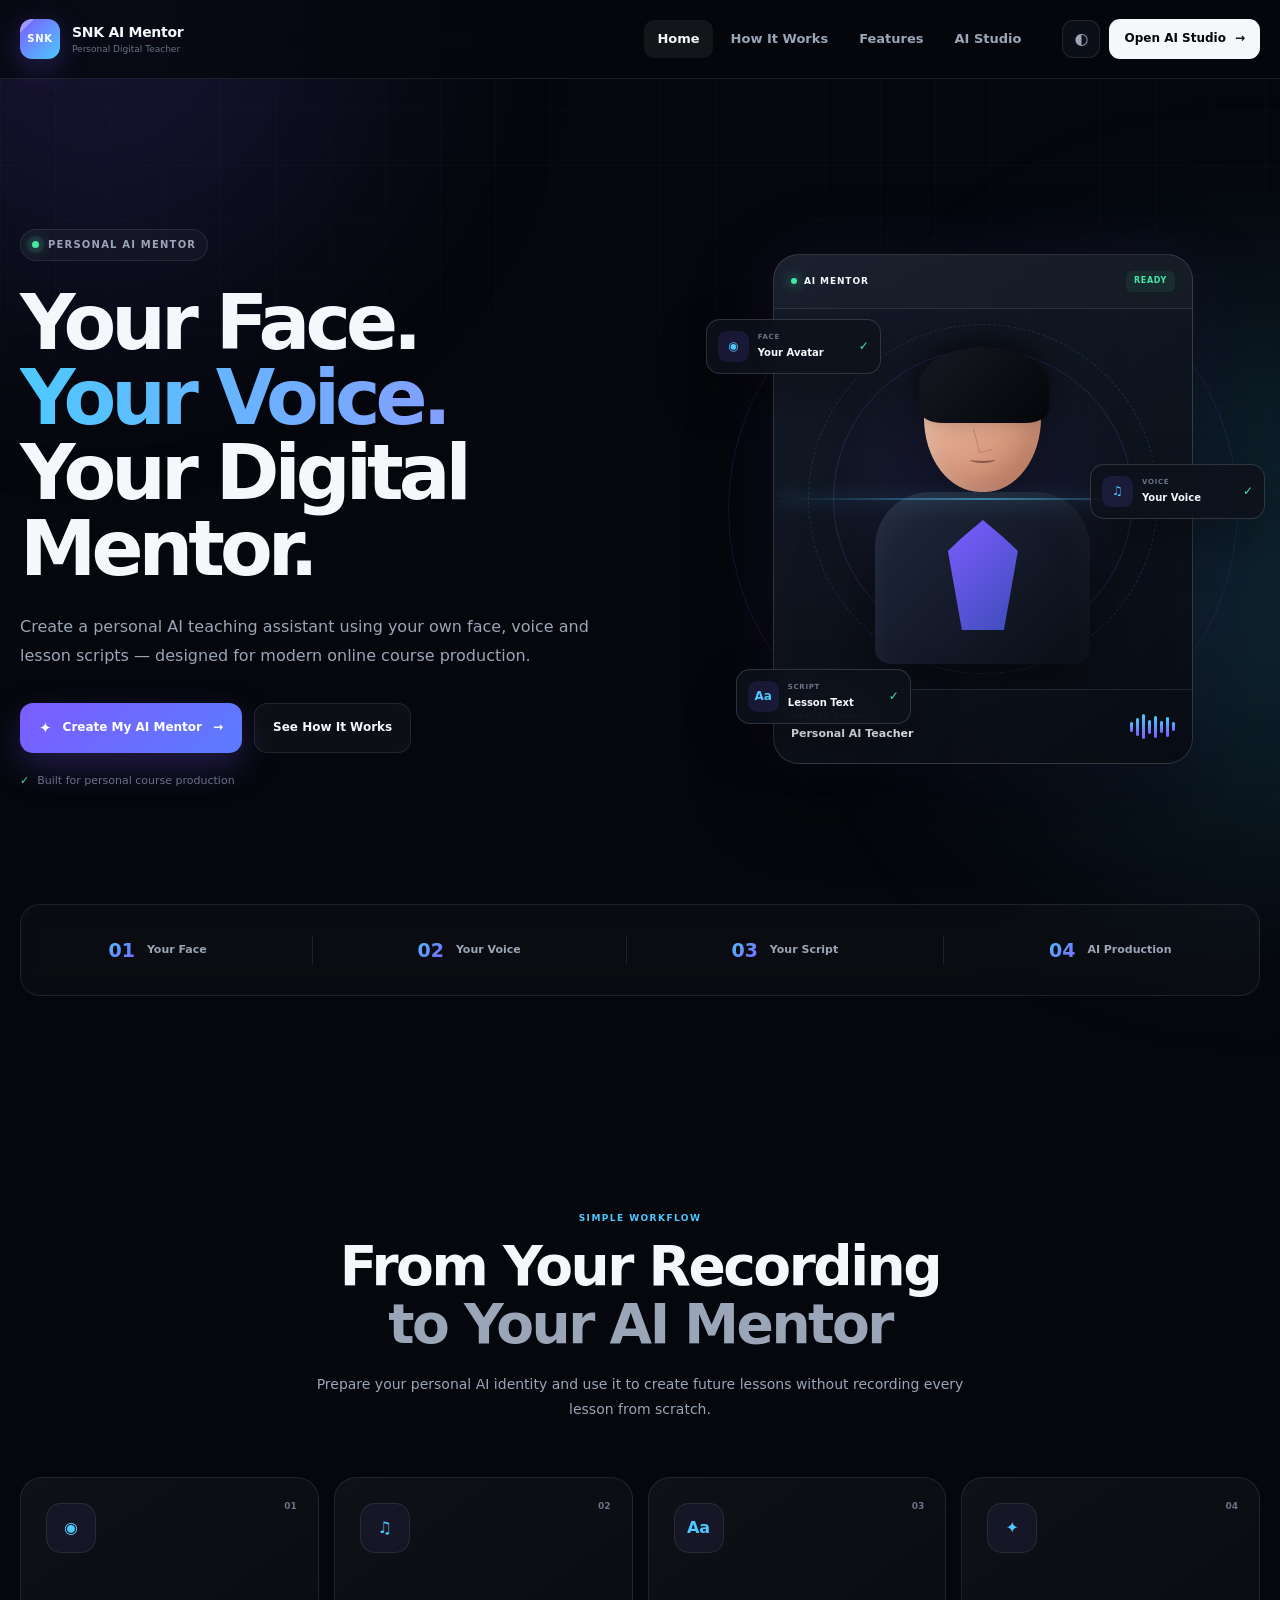
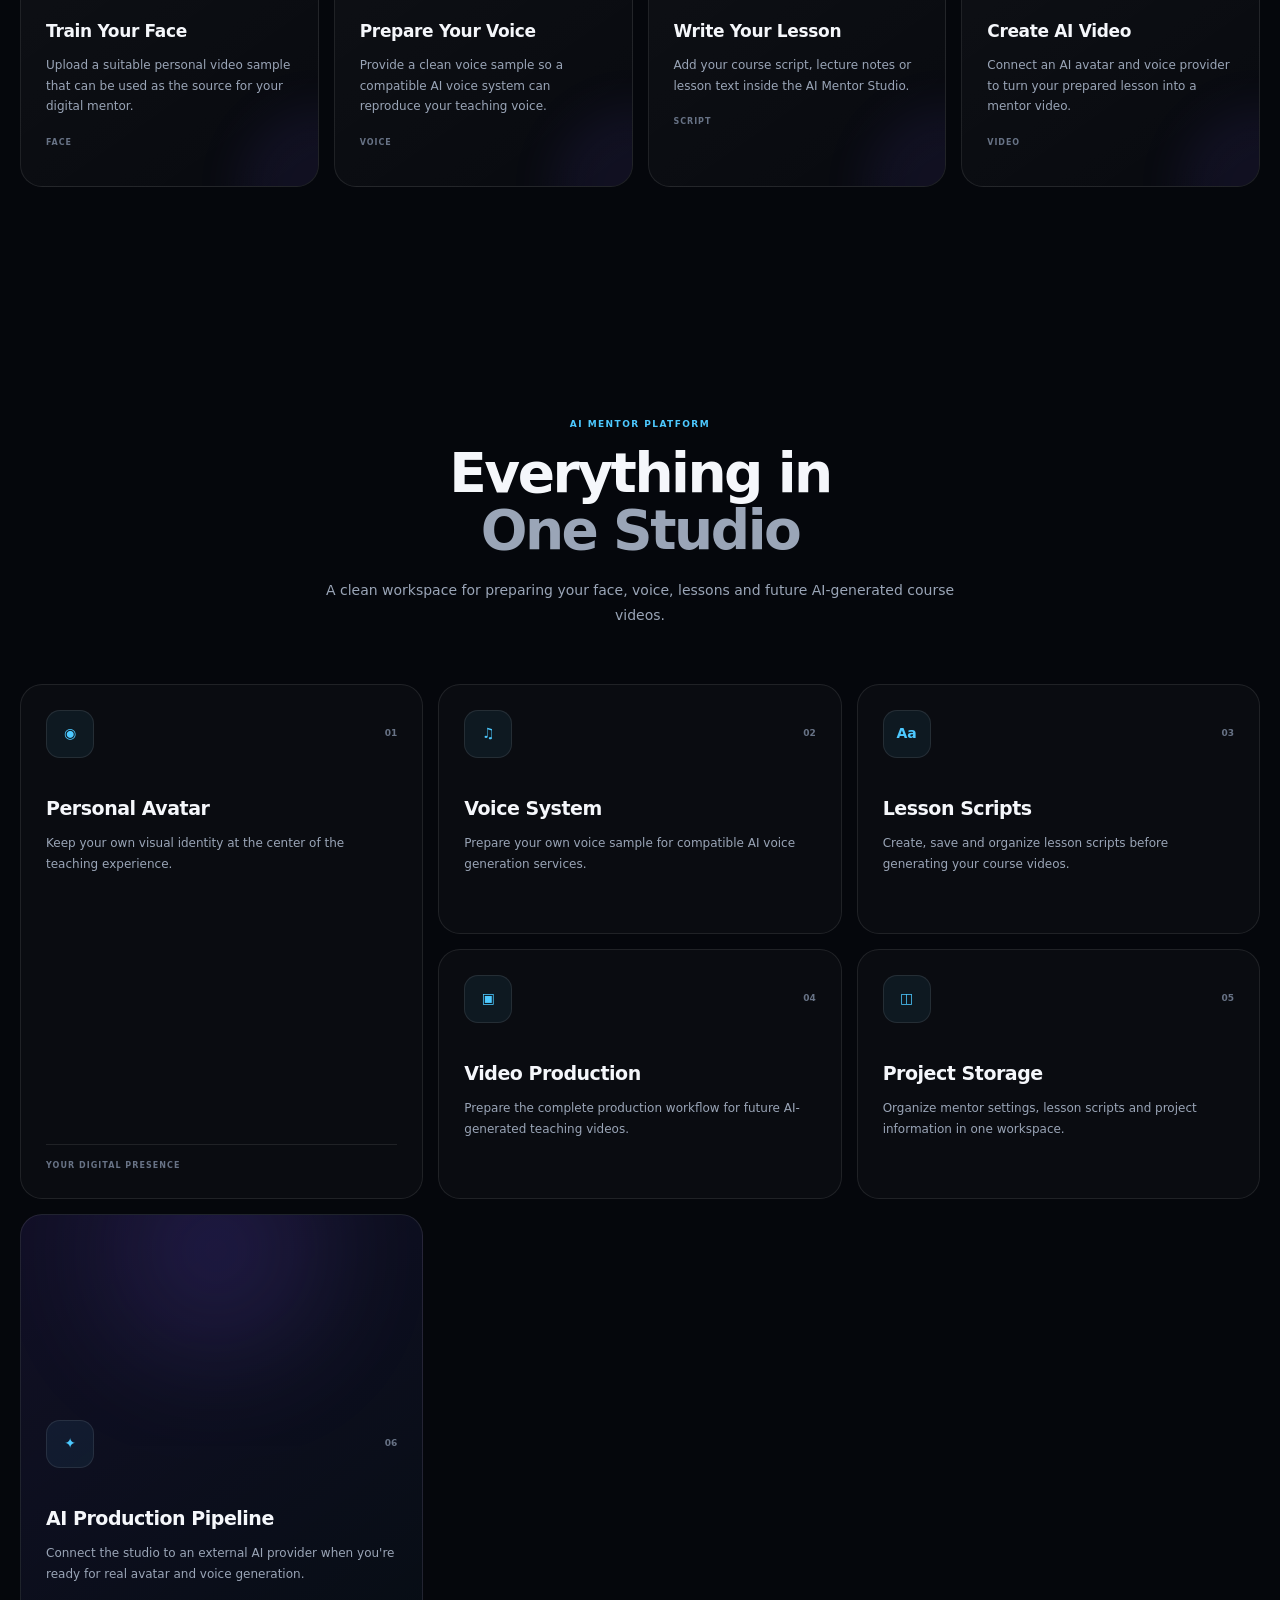
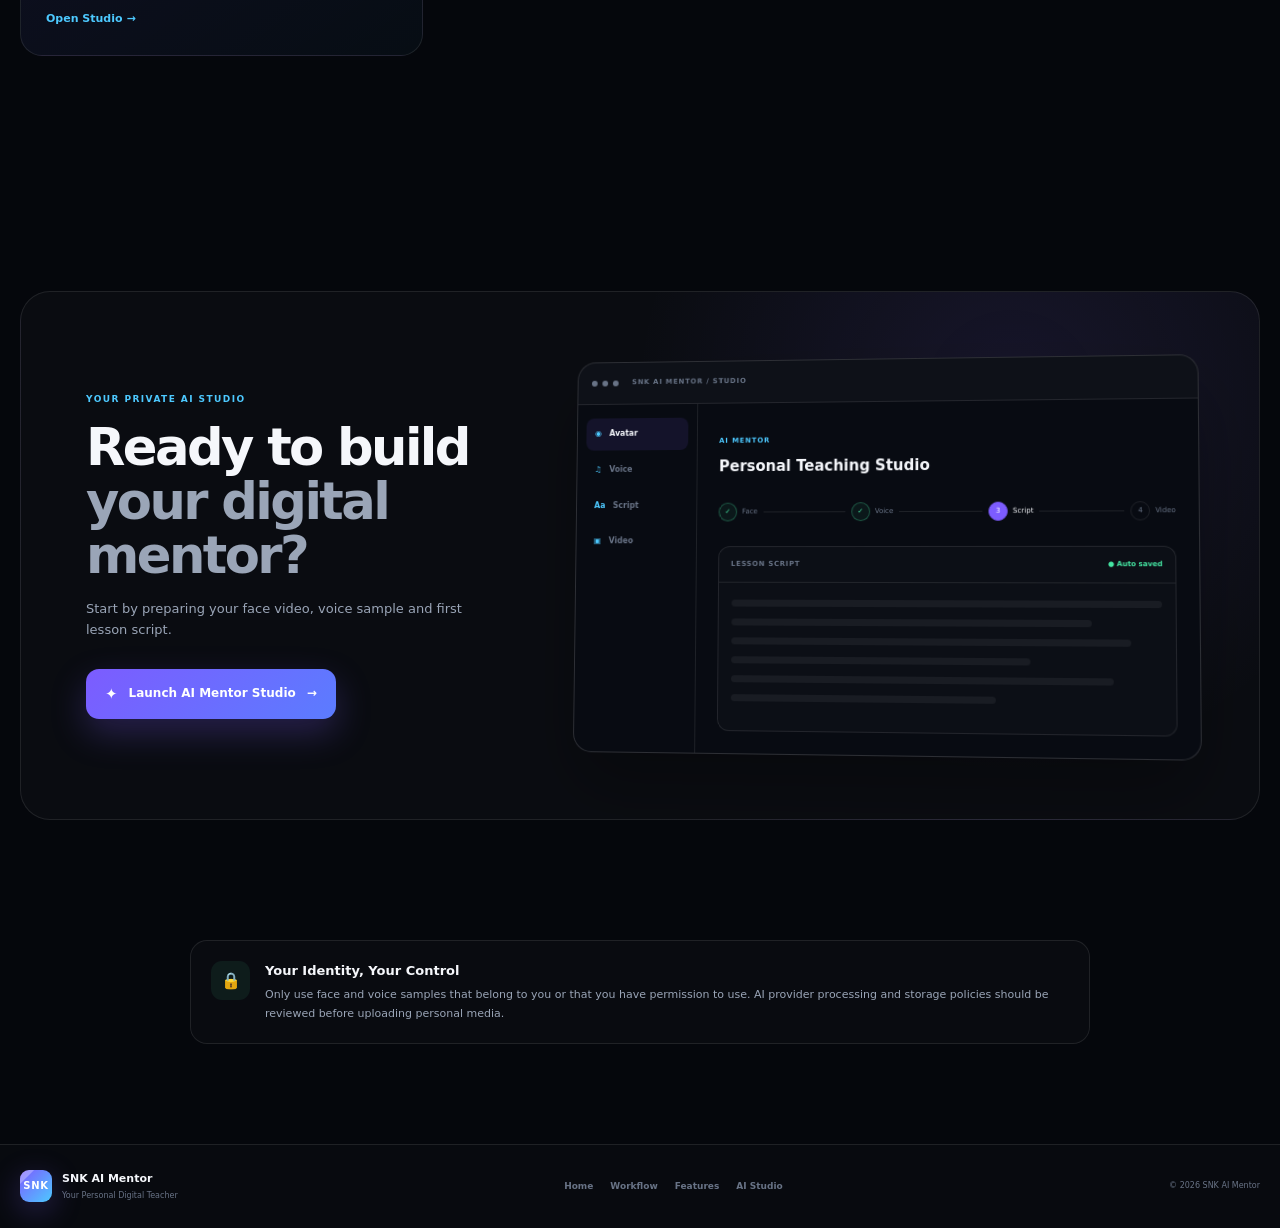
<file: index.html>
<!DOCTYPE html>
<html lang="en">
<head>
  <meta charset="UTF-8">
  <meta name="viewport" content="width=device-width, initial-scale=1.0">

  <title>SNK AI Mentor | Your Face. Your Voice. Your Mentor.</title>

  <meta
    name="description"
    content="SNK AI Mentor — create your personal AI teaching mentor using your own face, voice and lesson scripts."
  >

  <link rel="stylesheet" href="style.css">
</head>

<body>

  <!-- =====================================================
       BACKGROUND
  ====================================================== -->
  <div class="bg-grid"></div>
  <div class="bg-glow glow-one"></div>
  <div class="bg-glow glow-two"></div>

  <!-- =====================================================
       HEADER
  ====================================================== -->
  <header class="site-header">

    <div class="header-inner">

      <a href="index.html" class="brand">

        <div class="brand-mark">
          <span>SNK</span>
        </div>

        <div class="brand-text">
          <strong>SNK AI Mentor</strong>
          <small>Personal Digital Teacher</small>
        </div>

      </a>

      <nav class="main-nav">

        <a href="#home" class="active">Home</a>
        <a href="#workflow">How It Works</a>
        <a href="#features">Features</a>
        <a href="#studio">AI Studio</a>

      </nav>

      <div class="header-actions">

        <button
          type="button"
          class="icon-button"
          id="themeButton"
          aria-label="Toggle theme"
        >
          ◐
        </button>

        <a href="mentor/ai-mentor.html" class="header-button">
          Open AI Studio
          <span>→</span>
        </a>

      </div>

      <button
        type="button"
        class="mobile-menu-button"
        id="mobileMenuButton"
        aria-label="Open menu"
      >
        ☰
      </button>

    </div>

    <!-- Mobile Navigation -->

    <div class="mobile-nav" id="mobileNav">

      <a href="#home">Home</a>
      <a href="#workflow">How It Works</a>
      <a href="#features">Features</a>
      <a href="#studio">AI Studio</a>

      <a href="mentor/ai-mentor.html" class="mobile-cta">
        Open AI Studio →
      </a>

    </div>

  </header>


  <!-- =====================================================
       HERO
  ====================================================== -->
  <main>

    <section class="hero-section" id="home">

      <div class="hero-container">

        <!-- LEFT -->

        <div class="hero-content">

          <div class="eyebrow">
            <span class="status-dot"></span>
            PERSONAL AI MENTOR
          </div>

          <h1>
            Your Face.
            <span>Your Voice.</span>
            <strong>Your Digital Mentor.</strong>
          </h1>

          <p class="hero-description">
            Create a personal AI teaching assistant using your own
            face, voice and lesson scripts — designed for modern
            online course production.
          </p>

          <div class="hero-actions">

            <a
              href="mentor/ai-mentor.html"
              class="primary-button"
            >
              <span class="button-icon">✦</span>
              Create My AI Mentor
              <span class="arrow">→</span>
            </a>

            <a
              href="#workflow"
              class="secondary-button"
            >
              See How It Works
            </a>

          </div>

          <div class="hero-note">
            <span>✓</span>
            Built for personal course production
          </div>

        </div>


        <!-- RIGHT — AI VISUAL -->

        <div class="hero-visual">

          <div class="visual-orbit orbit-one"></div>
          <div class="visual-orbit orbit-two"></div>

          <div class="mentor-card">

            <div class="mentor-card-top">

              <div class="live-indicator">
                <span></span>
                AI MENTOR
              </div>

              <div class="mentor-status">
                READY
              </div>

            </div>

            <div class="avatar-stage">

              <div class="avatar-ring ring-one"></div>
              <div class="avatar-ring ring-two"></div>

              <div class="avatar-placeholder">

                <div class="avatar-head">
                  <div class="avatar-hair"></div>

                  <div class="avatar-face">

                    <div class="eye eye-left"></div>
                    <div class="eye eye-right"></div>

                    <div class="nose"></div>

                    <div class="mouth"></div>

                  </div>

                </div>

                <div class="avatar-body">
                  <div class="shirt"></div>
                </div>

              </div>

              <div class="scan-line"></div>

            </div>

            <div class="mentor-card-bottom">

              <div>
                <small>MENTOR PROFILE</small>
                <strong>Personal AI Teacher</strong>
              </div>

              <div class="voice-wave">

                <i></i>
                <i></i>
                <i></i>
                <i></i>
                <i></i>
                <i></i>
                <i></i>
                <i></i>

              </div>

            </div>

          </div>


          <!-- Floating Cards -->

          <div class="floating-card face-card">

            <div class="floating-icon">◉</div>

            <div>
              <small>FACE</small>
              <strong>Your Avatar</strong>
            </div>

            <span class="check">✓</span>

          </div>


          <div class="floating-card voice-card">

            <div class="floating-icon">♫</div>

            <div>
              <small>VOICE</small>
              <strong>Your Voice</strong>
            </div>

            <span class="check">✓</span>

          </div>


          <div class="floating-card script-card">

            <div class="floating-icon">Aa</div>

            <div>
              <small>SCRIPT</small>
              <strong>Lesson Text</strong>
            </div>

            <span class="check">✓</span>

          </div>

        </div>

      </div>

    </section>


    <!-- =====================================================
         TRUST / STATS
    ====================================================== -->

    <section class="stats-section">

      <div class="stats-container">

        <div class="stat-item">
          <strong>01</strong>
          <span>Your Face</span>
        </div>

        <div class="stat-divider"></div>

        <div class="stat-item">
          <strong>02</strong>
          <span>Your Voice</span>
        </div>

        <div class="stat-divider"></div>

        <div class="stat-item">
          <strong>03</strong>
          <span>Your Script</span>
        </div>

        <div class="stat-divider"></div>

        <div class="stat-item">
          <strong>04</strong>
          <span>AI Production</span>
        </div>

      </div>

    </section>


    <!-- =====================================================
         WORKFLOW
    ====================================================== -->

    <section class="workflow-section" id="workflow">

      <div class="section-heading">

        <div class="section-label">
          SIMPLE WORKFLOW
        </div>

        <h2>
          From Your Recording
          <span>to Your AI Mentor</span>
        </h2>

        <p>
          Prepare your personal AI identity and use it to create
          future lessons without recording every lesson from scratch.
        </p>

      </div>


      <div class="workflow-grid">

        <!-- STEP 01 -->

        <article class="workflow-card">

          <div class="step-number">
            01
          </div>

          <div class="workflow-icon">
            ◉
          </div>

          <h3>Train Your Face</h3>

          <p>
            Upload a suitable personal video sample that can be
            used as the source for your digital mentor.
          </p>

          <span class="workflow-tag">
            FACE
          </span>

        </article>


        <!-- STEP 02 -->

        <article class="workflow-card">

          <div class="step-number">
            02
          </div>

          <div class="workflow-icon">
            ♫
          </div>

          <h3>Prepare Your Voice</h3>

          <p>
            Provide a clean voice sample so a compatible AI voice
            system can reproduce your teaching voice.
          </p>

          <span class="workflow-tag">
            VOICE
          </span>

        </article>


        <!-- STEP 03 -->

        <article class="workflow-card">

          <div class="step-number">
            03
          </div>

          <div class="workflow-icon">
            Aa
          </div>

          <h3>Write Your Lesson</h3>

          <p>
            Add your course script, lecture notes or lesson text
            inside the AI Mentor Studio.
          </p>

          <span class="workflow-tag">
            SCRIPT
          </span>

        </article>


        <!-- STEP 04 -->

        <article class="workflow-card">

          <div class="step-number">
            04
          </div>

          <div class="workflow-icon">
            ✦
          </div>

          <h3>Create AI Video</h3>

          <p>
            Connect an AI avatar and voice provider to turn your
            prepared lesson into a mentor video.
          </p>

          <span class="workflow-tag">
            VIDEO
          </span>

        </article>

      </div>

    </section>


    <!-- =====================================================
         FEATURES
    ====================================================== -->

    <section class="features-section" id="features">

      <div class="section-heading">

        <div class="section-label">
          AI MENTOR PLATFORM
        </div>

        <h2>
          Everything in
          <span>One Studio</span>
        </h2>

        <p>
          A clean workspace for preparing your face, voice,
          lessons and future AI-generated course videos.
        </p>

      </div>


      <div class="features-grid">

        <div class="feature-card large">

          <div class="feature-top">

            <div class="feature-icon">
              ◉
            </div>

            <span>01</span>

          </div>

          <h3>Personal Avatar</h3>

          <p>
            Keep your own visual identity at the center of the
            teaching experience.
          </p>

          <div class="feature-line"></div>

          <small>
            YOUR DIGITAL PRESENCE
          </small>

        </div>


        <div class="feature-card">

          <div class="feature-top">

            <div class="feature-icon">
              ♫
            </div>

            <span>02</span>

          </div>

          <h3>Voice System</h3>

          <p>
            Prepare your own voice sample for compatible AI voice
            generation services.
          </p>

        </div>


        <div class="feature-card">

          <div class="feature-top">

            <div class="feature-icon">
              Aa
            </div>

            <span>03</span>

          </div>

          <h3>Lesson Scripts</h3>

          <p>
            Create, save and organize lesson scripts before
            generating your course videos.
          </p>

        </div>


        <div class="feature-card">

          <div class="feature-top">

            <div class="feature-icon">
              ▣
            </div>

            <span>04</span>

          </div>

          <h3>Video Production</h3>

          <p>
            Prepare the complete production workflow for future
            AI-generated teaching videos.
          </p>

        </div>


        <div class="feature-card">

          <div class="feature-top">

            <div class="feature-icon">
              ◫
            </div>

            <span>05</span>

          </div>

          <h3>Project Storage</h3>

          <p>
            Organize mentor settings, lesson scripts and project
            information in one workspace.
          </p>

        </div>


        <div class="feature-card premium-card">

          <div class="premium-glow"></div>

          <div class="feature-top">

            <div class="feature-icon">
              ✦
            </div>

            <span>06</span>

          </div>

          <h3>AI Production Pipeline</h3>

          <p>
            Connect the studio to an external AI provider when
            you're ready for real avatar and voice generation.
          </p>

          <a href="mentor/ai-mentor.html">
            Open Studio →
          </a>

        </div>

      </div>

    </section>


    <!-- =====================================================
         STUDIO CTA
    ====================================================== -->

    <section class="studio-section" id="studio">

      <div class="studio-container">

        <div class="studio-copy">

          <div class="section-label">
            YOUR PRIVATE AI STUDIO
          </div>

          <h2>
            Ready to build
            <span>your digital mentor?</span>
          </h2>

          <p>
            Start by preparing your face video, voice sample and
            first lesson script.
          </p>

          <a
            href="mentor/ai-mentor.html"
            class="primary-button"
          >
            <span class="button-icon">✦</span>
            Launch AI Mentor Studio
            <span class="arrow">→</span>
          </a>

        </div>


        <div class="studio-preview">

          <div class="preview-header">

            <div class="preview-dots">
              <span></span>
              <span></span>
              <span></span>
            </div>

            <small>
              SNK AI MENTOR / STUDIO
            </small>

          </div>


          <div class="preview-body">

            <div class="preview-sidebar">

              <div class="side-active">
                <span>◉</span>
                Avatar
              </div>

              <div>
                <span>♫</span>
                Voice
              </div>

              <div>
                <span>Aa</span>
                Script
              </div>

              <div>
                <span>▣</span>
                Video
              </div>

            </div>


            <div class="preview-main">

              <div class="preview-title">
                <small>AI MENTOR</small>
                <strong>Personal Teaching Studio</strong>
              </div>

              <div class="preview-progress">

                <div class="progress-step completed">
                  <span>✓</span>
                  Face
                </div>

                <div class="progress-line"></div>

                <div class="progress-step completed">
                  <span>✓</span>
                  Voice
                </div>

                <div class="progress-line"></div>

                <div class="progress-step current">
                  <span>3</span>
                  Script
                </div>

                <div class="progress-line"></div>

                <div class="progress-step">
                  <span>4</span>
                  Video
                </div>

              </div>


              <div class="preview-script">

                <div class="script-toolbar">

                  <span>LESSON SCRIPT</span>

                  <span class="saved">
                    ● Auto saved
                  </span>

                </div>

                <div class="fake-lines">
                  <i></i>
                  <i></i>
                  <i></i>
                  <i></i>
                  <i></i>
                  <i></i>
                </div>

              </div>

            </div>

          </div>

        </div>

      </div>

    </section>


    <!-- =====================================================
         PRIVACY NOTE
    ====================================================== -->

    <section class="privacy-section">

      <div class="privacy-box">

        <div class="privacy-icon">
          🔒
        </div>

        <div>

          <h3>Your Identity, Your Control</h3>

          <p>
            Only use face and voice samples that belong to you or
            that you have permission to use. AI provider processing
            and storage policies should be reviewed before uploading
            personal media.
          </p>

        </div>

      </div>

    </section>

  </main>


  <!-- =====================================================
       FOOTER
  ====================================================== -->

  <footer class="site-footer">

    <div class="footer-inner">

      <div class="footer-brand">

        <div class="brand-mark">
          <span>SNK</span>
        </div>

        <div>
          <strong>SNK AI Mentor</strong>
          <small>Your Personal Digital Teacher</small>
        </div>

      </div>


      <div class="footer-links">

        <a href="#home">Home</a>
        <a href="#workflow">Workflow</a>
        <a href="#features">Features</a>
        <a href="mentor/ai-mentor.html">AI Studio</a>

      </div>


      <div class="footer-copy">
        © <span id="currentYear"></span> SNK AI Mentor
      </div>

    </div>

  </footer>


  <!-- =====================================================
       SCRIPT
  ====================================================== -->

  <script src="script.js"></script>

</body>
</html>
</file>
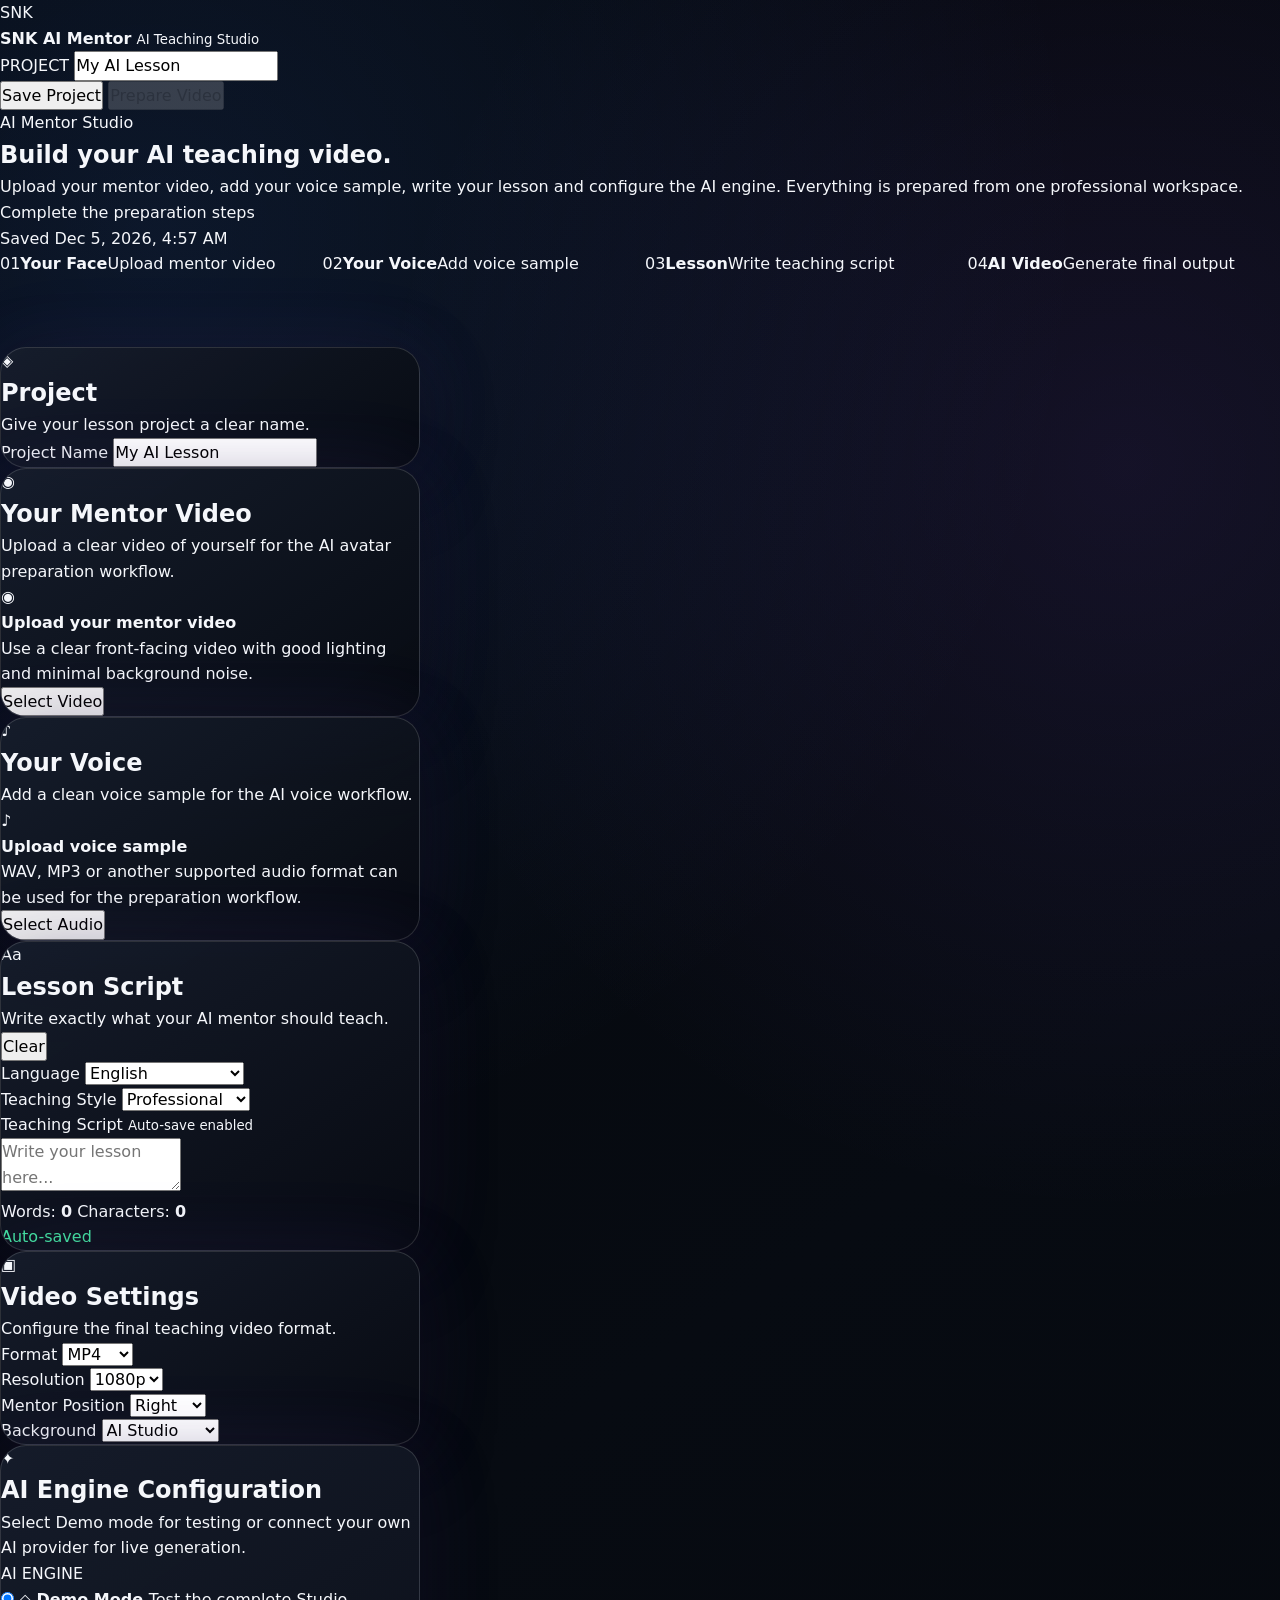
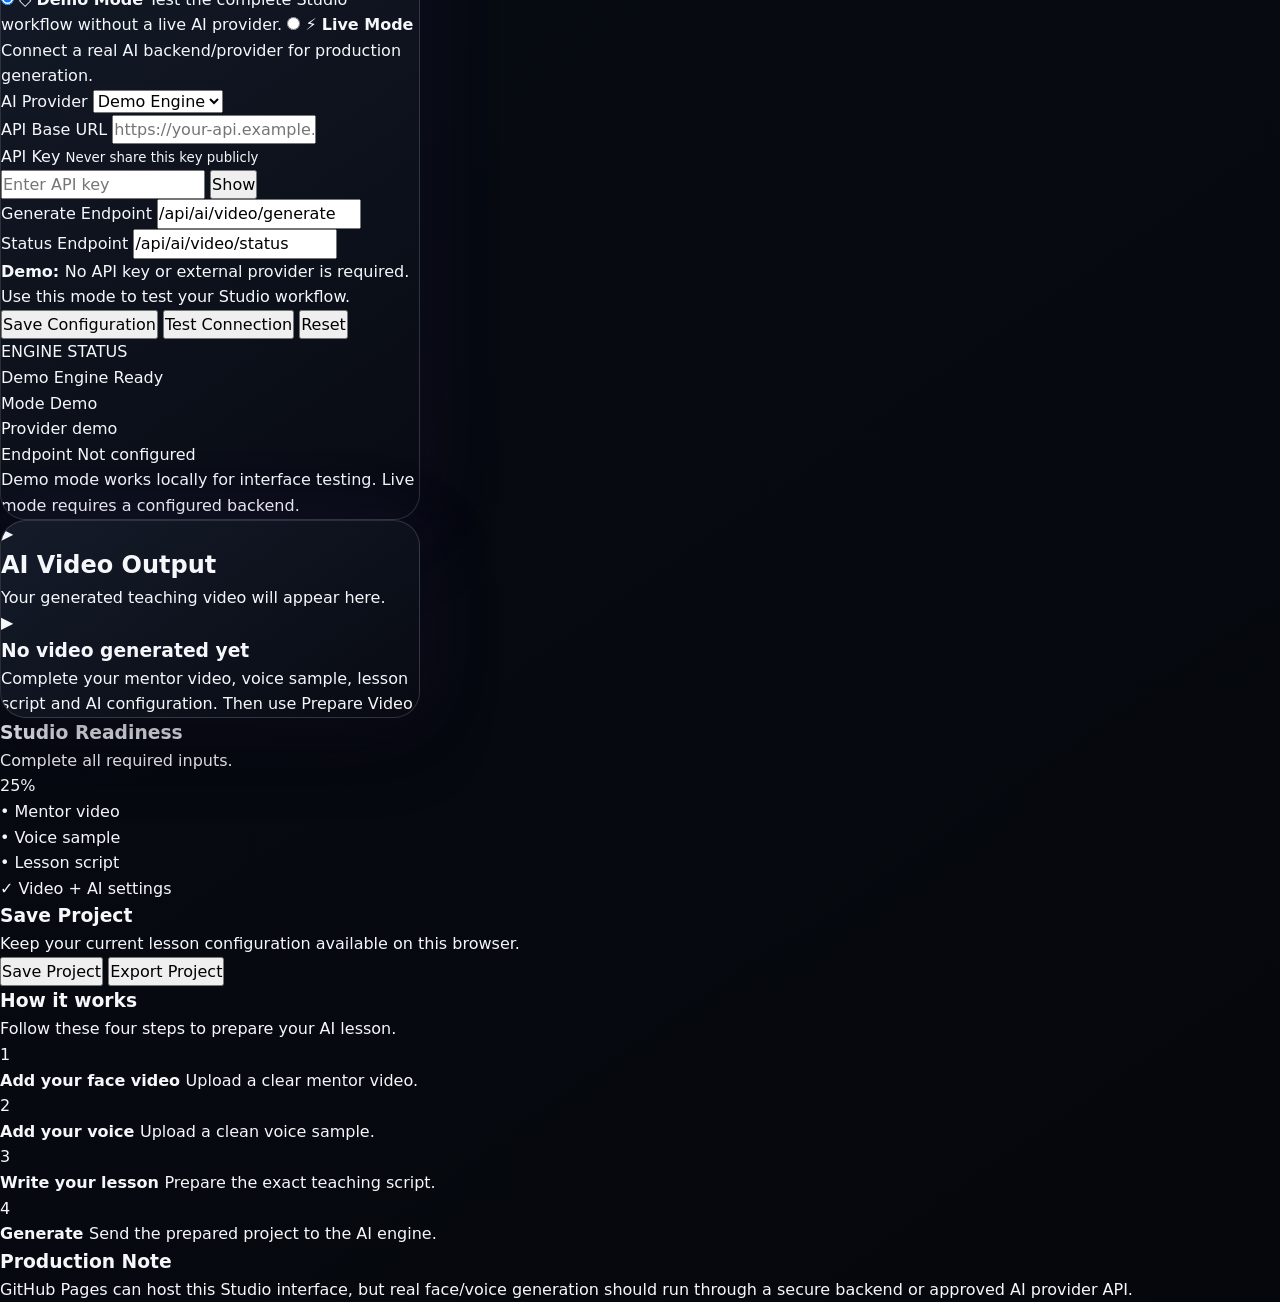
<file: mentor/ai-mentor.html>
<!DOCTYPE html>
<html lang="en">
<head>
  <meta charset="UTF-8">

  <meta
    name="viewport"
    content="width=device-width, initial-scale=1.0"
  >

  <meta
    name="description"
    content="SNK AI Mentor Studio — Create AI teaching videos using your own avatar, voice and lesson scripts."
  >

  <title>AI Mentor Studio | SNK AI Mentor</title>

  <link rel="stylesheet" href="../style.css">
  <link rel="stylesheet" href="ai-mentor.css">
</head>

<body class="ai-mentor-page">

  <!-- =====================================================
       BACKGROUND
  ====================================================== -->

  <div class="studio-bg" aria-hidden="true">
    <div class="studio-grid"></div>
    <div class="studio-glow studio-glow-one"></div>
    <div class="studio-glow studio-glow-two"></div>
    <div class="studio-noise"></div>
  </div>


  <!-- =====================================================
       HEADER
  ====================================================== -->

  <header class="mentor-header">

    <div class="mentor-header-inner">

      <a href="../index.html" class="mentor-brand">

        <div class="mentor-brand-mark">
          <span>SNK</span>
        </div>

        <div class="mentor-brand-copy">
          <strong>SNK AI Mentor</strong>
          <small>AI Teaching Studio</small>
        </div>

      </a>


      <div class="mentor-header-project">

        <span class="project-label">
          PROJECT
        </span>

        <input
          type="text"
          id="projectNameTop"
          class="form-control"
          value="My AI Lesson"
          aria-label="Project name"
        >

      </div>


      <div class="mentor-header-actions">

        <button
          type="button"
          class="mentor-btn"
          id="saveProjectBtn">
          Save Project
        </button>

        <button
          type="button"
          class="mentor-btn mentor-btn-primary"
          id="prepareVideoBtn">
          Prepare Video
        </button>

      </div>

    </div>

  </header>


  <!-- =====================================================
       MAIN
  ====================================================== -->

  <main class="mentor-main">

    <!-- ===================================================
         HERO
    ==================================================== -->

    <section class="mentor-hero">

      <div class="mentor-kicker">
        AI Mentor Studio
      </div>

      <h1>
        Build your AI teaching video.
      </h1>

      <p>
        Upload your mentor video, add your voice sample,
        write your lesson and configure the AI engine.
        Everything is prepared from one professional workspace.
      </p>

    </section>


    <!-- ===================================================
         STATUS
    ==================================================== -->

    <div class="studio-status-bar">

      <div class="studio-status">

        <span class="studio-status-dot"></span>

        <span id="studioStatus">
          Ready to configure
        </span>

      </div>

      <div>
        <span
          id="savedTime"
          class="project-label">
          Not saved yet
        </span>
      </div>

    </div>


    <!-- ===================================================
         WORKFLOW
    ==================================================== -->

    <div class="workflow-strip">

      <div class="workflow-step">

        <div class="workflow-step-number">
          01
        </div>

        <strong>
          Your Face
        </strong>

        <span>
          Upload mentor video
        </span>

      </div>


      <div class="workflow-step">

        <div class="workflow-step-number">
          02
        </div>

        <strong>
          Your Voice
        </strong>

        <span>
          Add voice sample
        </span>

      </div>


      <div class="workflow-step">

        <div class="workflow-step-number">
          03
        </div>

        <strong>
          Lesson
        </strong>

        <span>
          Write teaching script
        </span>

      </div>


      <div class="workflow-step">

        <div class="workflow-step-number">
          04
        </div>

        <strong>
          AI Video
        </strong>

        <span>
          Generate final output
        </span>

      </div>

    </div>


    <!-- ===================================================
         WORKSPACE
    ==================================================== -->

    <div class="mentor-workspace">


      <!-- =================================================
           LEFT CONTENT
      ================================================== -->

      <section class="mentor-content">


        <!-- ===============================================
             PROJECT
        ================================================ -->

        <article class="mentor-card">

          <div class="mentor-card-header">

            <div class="mentor-card-title">

              <div class="mentor-card-icon">
                ◈
              </div>

              <div>
                <h2>
                  Project
                </h2>

                <p>
                  Give your lesson project a clear name.
                </p>
              </div>

            </div>

          </div>


          <div class="form-grid">

            <div class="form-group full">

              <label
                class="form-label"
                for="projectName">
                Project Name
              </label>

              <input
                type="text"
                id="projectName"
                class="form-control"
                value="My AI Lesson"
                placeholder="Example: Digital Marketing Lesson 01"
              >

            </div>

          </div>

        </article>


        <!-- ===============================================
             FACE VIDEO
        ================================================ -->

        <article class="mentor-card">

          <div class="mentor-card-header">

            <div class="mentor-card-title">

              <div class="mentor-card-icon">
                ◉
              </div>

              <div>
                <h2>
                  Your Mentor Video
                </h2>

                <p>
                  Upload a clear video of yourself for the
                  AI avatar preparation workflow.
                </p>
              </div>

            </div>

          </div>


          <input
            type="file"
            id="faceVideoInput"
            accept="video/*"
            hidden
          >


          <div
            class="upload-zone"
            id="faceUploadArea">

            <div
              class="upload-empty"
              id="faceUploadEmpty">

              <div class="upload-empty-icon">
                ◉
              </div>

              <strong>
                Upload your mentor video
              </strong>

              <p>
                Use a clear front-facing video with
                good lighting and minimal background noise.
              </p>

              <div class="upload-actions">

                <button
                  type="button"
                  class="mentor-btn mentor-btn-primary"
                  id="selectFaceVideoBtn">
                  Select Video
                </button>

              </div>

            </div>


            <div
              class="face-preview-wrapper"
              id="facePreviewWrapper"
              hidden>

              <video
                id="faceVideoPreview"
                controls
                playsinline>
              </video>

              <div class="preview-toolbar">

                <span class="project-label">
                  Mentor Video
                </span>

                <button
                  type="button"
                  class="mentor-btn"
                  id="changeFaceVideoBtn">
                  Change Video
                </button>

              </div>

            </div>

          </div>

        </article>


        <!-- ===============================================
             VOICE
        ================================================ -->

        <article class="mentor-card">

          <div class="mentor-card-header">

            <div class="mentor-card-title">

              <div class="mentor-card-icon">
                ♪
              </div>

              <div>
                <h2>
                  Your Voice
                </h2>

                <p>
                  Add a clean voice sample for the
                  AI voice workflow.
                </p>
              </div>

            </div>

          </div>


          <input
            type="file"
            id="voiceInput"
            accept="audio/*"
            hidden
          >


          <div
            class="upload-zone"
            id="voiceUploadArea">

            <div
              class="upload-empty"
              id="voiceUploadEmpty">

              <div class="upload-empty-icon">
                ♪
              </div>

              <strong>
                Upload voice sample
              </strong>

              <p>
                WAV, MP3 or another supported audio format
                can be used for the preparation workflow.
              </p>

              <div class="upload-actions">

                <button
                  type="button"
                  class="mentor-btn mentor-btn-primary"
                  id="selectVoiceBtn">
                  Select Audio
                </button>

              </div>

            </div>


            <div
              class="voice-preview"
              id="voicePreview"
              hidden>

              <div class="voice-file-name"
                   id="voiceFileName">
                No voice sample
              </div>

              <div class="voice-file-meta"
                   id="voiceFileMeta">
              </div>

              <audio
                id="voiceAudioPlayer"
                controls>
              </audio>

              <div class="upload-actions">

                <button
                  type="button"
                  class="mentor-btn"
                  id="removeVoiceBtn">
                  Remove
                </button>

              </div>

            </div>

          </div>

        </article>


        <!-- ===============================================
             LESSON SCRIPT
        ================================================ -->

        <article class="mentor-card">

          <div class="mentor-card-header">

            <div class="mentor-card-title">

              <div class="mentor-card-icon">
                Aa
              </div>

              <div>
                <h2>
                  Lesson Script
                </h2>

                <p>
                  Write exactly what your AI mentor should teach.
                </p>
              </div>

            </div>


            <button
              type="button"
              class="mentor-btn"
              id="clearScriptBtn">
              Clear
            </button>

          </div>


          <div class="form-grid">

            <div class="form-group">

              <label
                class="form-label"
                for="scriptLanguage">
                Language
              </label>

              <select
                id="scriptLanguage"
                class="form-select">

                <option value="en">
                  English
                </option>

                <option value="bn">
                  বাংলা
                </option>

                <option value="bn-en">
                  Bangla + English
                </option>

                <option value="hi">
                  Hindi
                </option>

              </select>

            </div>


            <div class="form-group">

              <label
                class="form-label"
                for="scriptStyle">
                Teaching Style
              </label>

              <select
                id="scriptStyle"
                class="form-select">

                <option value="professional">
                  Professional
                </option>

                <option value="friendly">
                  Friendly
                </option>

                <option value="energetic">
                  Energetic
                </option>

                <option value="storytelling">
                  Storytelling
                </option>

                <option value="calm">
                  Calm & Clear
                </option>

              </select>

            </div>


            <div class="form-group full">

              <div class="script-editor">

                <label
                  class="form-label"
                  for="lessonScript">

                  Teaching Script

                  <small>
                    Auto-save enabled
                  </small>

                </label>


                <textarea
                  id="lessonScript"
                  class="form-textarea"
                  placeholder="Write your lesson here...

Example:

Hello everyone. Welcome to today's lesson.

In this class we are going to learn the basics of digital marketing.

Let's begin with the first concept..."
                ></textarea>


                <div class="script-meta">

                  <div class="script-meta-left">

                    <span>
                      Words:
                      <strong id="wordCount">0</strong>
                    </span>

                    <span>
                      Characters:
                      <strong id="charCount">0</strong>
                    </span>

                  </div>


                  <div class="script-meta-right">

                    <span
                      id="autosaveStatus"
                      class="script-autosave">
                      Auto-save ready
                    </span>

                  </div>

                </div>

              </div>

            </div>

          </div>

        </article>


        <!-- ===============================================
             VIDEO SETTINGS
        ================================================ -->

        <article class="mentor-card">

          <div class="mentor-card-header">

            <div class="mentor-card-title">

              <div class="mentor-card-icon">
                ▣
              </div>

              <div>
                <h2>
                  Video Settings
                </h2>

                <p>
                  Configure the final teaching video format.
                </p>
              </div>

            </div>

          </div>


          <div class="settings-grid">

            <div class="form-group">

              <label
                class="form-label"
                for="videoFormat">
                Format
              </label>

              <select
                id="videoFormat"
                class="form-select">

                <option value="mp4">
                  MP4
                </option>

                <option value="webm">
                  WebM
                </option>

              </select>

            </div>


            <div class="form-group">

              <label
                class="form-label"
                for="videoResolution">
                Resolution
              </label>

              <select
                id="videoResolution"
                class="form-select">

                <option value="1080p">
                  1080p
                </option>

                <option value="720p">
                  720p
                </option>

                <option value="4k">
                  4K
                </option>

              </select>

            </div>


            <div class="form-group">

              <label
                class="form-label"
                for="mentorPosition">
                Mentor Position
              </label>

              <select
                id="mentorPosition"
                class="form-select">

                <option value="right">
                  Right
                </option>

                <option value="left">
                  Left
                </option>

                <option value="center">
                  Center
                </option>

              </select>

            </div>


            <div class="form-group">

              <label
                class="form-label"
                for="videoBackground">
                Background
              </label>

              <select
                id="videoBackground"
                class="form-select">

                <option value="studio">
                  AI Studio
                </option>

                <option value="classroom">
                  Classroom
                </option>

                <option value="office">
                  Office
                </option>

                <option value="transparent">
                  Transparent
                </option>

              </select>

            </div>

          </div>

        </article>


        <!-- ===============================================
             AI CONFIGURATION
        ================================================ -->

        <article
          class="mentor-card ai-config-card">

          <div class="mentor-card-header">

            <div class="mentor-card-title">

              <div class="mentor-card-icon">
                ✦
              </div>

              <div>

                <h2>
                  AI Engine Configuration
                </h2>

                <p>
                  Select Demo mode for testing or connect
                  your own AI provider for live generation.
                </p>

              </div>

            </div>


            <div class="ai-config-badge">

              <span
                class="ai-config-badge-dot">
              </span>

              AI ENGINE

            </div>

          </div>


          <div class="ai-config-layout">


            <!-- =========================================
                 MAIN CONFIG
            ========================================== -->

            <div class="ai-config-main">


              <div class="ai-mode-selector">


                <!-- DEMO -->

                <label class="ai-mode-option">

                  <input
                    type="radio"
                    name="aiMode"
                    value="demo"
                    data-ai-mode="demo"
                    checked
                  >

                  <span class="ai-mode-box">

                    <span class="ai-mode-icon">
                      ◇
                    </span>

                    <strong>
                      Demo Mode
                    </strong>

                    <span>
                      Test the complete Studio workflow
                      without a live AI provider.
                    </span>

                  </span>

                </label>


                <!-- LIVE -->

                <label class="ai-mode-option">

                  <input
                    type="radio"
                    name="aiMode"
                    value="live"
                    data-ai-mode="live"
                  >

                  <span class="ai-mode-box">

                    <span class="ai-mode-icon">
                      ⚡
                    </span>

                    <strong>
                      Live Mode
                    </strong>

                    <span>
                      Connect a real AI backend/provider
                      for production generation.
                    </span>

                  </span>

                </label>

              </div>


              <!-- PROVIDER -->

              <div class="ai-provider-row">


                <div class="ai-config-field">

                  <label
                    class="form-label"
                    for="aiProvider">
                    AI Provider
                  </label>

                  <select
                    id="aiProvider"
                    class="form-select">

                    <option value="demo">
                      Demo Engine
                    </option>

                    <option value="custom">
                      Custom API
                    </option>

                    <option value="heygen">
                      HeyGen
                    </option>

                    <option value="synthesia">
                      Synthesia
                    </option>

                    <option value="d-id">
                      D-ID
                    </option>

                  </select>

                </div>


                <div class="ai-config-field">

                  <label
                    class="form-label"
                    for="aiBaseUrl">
                    API Base URL
                  </label>

                  <input
                    type="url"
                    id="aiBaseUrl"
                    class="form-control"
                    placeholder="https://your-api.example.com"
                    autocomplete="off"
                  >

                </div>

              </div>


              <!-- API KEY -->

              <div class="ai-config-field ai-live-only">

                <label
                  class="form-label"
                  for="aiApiKey">

                  API Key

                  <small>
                    Never share this key publicly
                  </small>

                </label>


                <div class="ai-key-wrapper">

                  <input
                    type="password"
                    id="aiApiKey"
                    class="form-control"
                    placeholder="Enter API key"
                    autocomplete="new-password"
                  >

                  <button
                    type="button"
                    class="ai-key-toggle"
                    id="toggleAIKeyBtn"
                    data-ai-key-toggle>
                    Show
                  </button>

                </div>

              </div>


              <!-- ENDPOINTS -->

              <div class="ai-provider-row ai-live-only">


                <div class="ai-config-field">

                  <label
                    class="form-label"
                    for="aiGenerateEndpoint">
                    Generate Endpoint
                  </label>

                  <input
                    type="text"
                    id="aiGenerateEndpoint"
                    class="form-control"
                    value="/api/ai/video/generate"
                    autocomplete="off"
                  >

                </div>


                <div class="ai-config-field">

                  <label
                    class="form-label"
                    for="aiStatusEndpoint">
                    Status Endpoint
                  </label>

                  <input
                    type="text"
                    id="aiStatusEndpoint"
                    class="form-control"
                    value="/api/ai/video/status"
                    autocomplete="off"
                  >

                </div>

              </div>


              <!-- DEMO NOTE -->

              <div
                class="ai-demo-note ai-demo-only"
                id="aiDemoNote">

                <strong>
                  Demo:
                </strong>

                <span>
                  No API key or external provider is required.
                  Use this mode to test your Studio workflow.
                </span>

              </div>


              <!-- LIVE WARNING -->

              <div
                class="ai-live-warning ai-live-only"
                id="aiLiveWarning"
                hidden>

                <div class="ai-live-warning-icon">
                  !
                </div>

                <p>
                  Live mode requires a real backend/provider.
                  Do not place permanent production API keys
                  inside public GitHub Pages code. Use a secure
                  server-side API layer for production credentials.
                </p>

              </div>


              <!-- ACTIONS -->

              <div class="ai-connection-actions">

                <button
                  type="button"
                  class="mentor-btn mentor-btn-primary"
                  id="saveAIConfigBtn"
                  data-ai-save>
                  Save Configuration
                </button>

                <button
                  type="button"
                  class="mentor-btn"
                  id="testAIConnectionBtn"
                  data-ai-test>
                  Test Connection
                </button>

                <button
                  type="button"
                  class="mentor-btn"
                  id="resetAIConfigBtn"
                  data-ai-reset>
                  Reset
                </button>

              </div>

            </div>


            <!-- =========================================
                 CONNECTION SIDE
            ========================================== -->

            <div class="ai-config-side">

              <div class="ai-connection-box">


                <div>

                  <div class="ai-connection-top">

                    <div>

                      <div class="ai-connection-label">
                        ENGINE STATUS
                      </div>

                      <div
                        id="aiConnectionStatus"
                        class="ai-connection-status connected"
                        data-ai-connection-status>
                        Demo Engine Ready
                      </div>

                    </div>

                  </div>


                  <div class="ai-connection-details">


                    <div class="ai-connection-detail">

                      <span>
                        Mode
                      </span>

                      <span
                        id="aiConnectionMode"
                        data-ai-connection-mode>
                        Demo
                      </span>

                    </div>


                    <div class="ai-connection-detail">

                      <span>
                        Provider
                      </span>

                      <span
                        id="aiConnectionProvider"
                        data-ai-connection-provider>
                        Demo
                      </span>

                    </div>


                    <div class="ai-connection-detail">

                      <span>
                        Endpoint
                      </span>

                      <span
                        id="aiConnectionEndpoint"
                        data-ai-connection-endpoint>
                        Not configured
                      </span>

                    </div>


                  </div>

                </div>


                <div class="form-help">

                  Demo mode works locally for interface testing.
                  Live mode requires a configured backend.

                </div>

              </div>

            </div>

          </div>

        </article>


        <!-- ===============================================
             VIDEO OUTPUT
        ================================================ -->

        <article class="mentor-card">

          <div class="mentor-card-header">

            <div class="mentor-card-title">

              <div class="mentor-card-icon">
                ▶
              </div>

              <div>

                <h2>
                  AI Video Output
                </h2>

                <p>
                  Your generated teaching video will appear here.
                </p>

              </div>

            </div>

          </div>


          <div class="video-output">

            <div class="video-output-empty">

              <div class="video-output-empty-icon">
                ▶
              </div>

              <h3>
                No video generated yet
              </h3>

              <p>
                Complete your mentor video, voice sample,
                lesson script and AI configuration.
                Then use Prepare Video.
              </p>

            </div>

          </div>

        </article>


      </section>


      <!-- =================================================
           SIDEBAR
      ================================================== -->

      <aside class="mentor-sidebar">


        <!-- ===============================================
             READINESS
        ================================================ -->

        <div class="sidebar-card">

          <div class="readiness-header">

            <div>

              <h3>
                Studio Readiness
              </h3>

              <p>
                Complete all required inputs.
              </p>

            </div>

            <div
              class="readiness-percent"
              id="readinessPercent">
              0%
            </div>

          </div>


          <div class="readiness-bar">

            <div
              class="readiness-progress"
              id="readinessProgress">
            </div>

          </div>


          <div class="readiness-list">


            <div class="readiness-item">

              <span
                class="readiness-icon"
                id="checkFace">
                •
              </span>

              <span>
                Mentor video
              </span>

            </div>


            <div class="readiness-item">

              <span
                class="readiness-icon"
                id="checkVoice">
                •
              </span>

              <span>
                Voice sample
              </span>

            </div>


            <div class="readiness-item">

              <span
                class="readiness-icon"
                id="checkScript">
                •
              </span>

              <span>
                Lesson script
              </span>

            </div>


            <div class="readiness-item">

              <span
                class="readiness-icon"
                id="checkSettings">
                •
              </span>

              <span>
                Video + AI settings
              </span>

            </div>

          </div>

        </div>


        <!-- ===============================================
             SAVE
        ================================================ -->

        <div class="sidebar-card save-project-card">

          <h3>
            Save Project
          </h3>

          <p>
            Keep your current lesson configuration
            available on this browser.
          </p>


          <div class="save-project-actions">

            <button
              type="button"
              class="mentor-btn mentor-btn-primary"
              id="sidebarSaveBtn">
              Save Project
            </button>

            <button
              type="button"
              class="mentor-btn"
              id="exportProjectBtn">
              Export Project
            </button>

          </div>

        </div>


        <!-- ===============================================
             HELP
        ================================================ -->

        <div class="sidebar-card">

          <h3>
            How it works
          </h3>

          <p>
            Follow these four steps to prepare your AI lesson.
          </p>


          <div class="help-list">


            <div class="help-item">

              <div class="help-number">
                1
              </div>

              <div>

                <strong>
                  Add your face video
                </strong>

                <span>
                  Upload a clear mentor video.
                </span>

              </div>

            </div>


            <div class="help-item">

              <div class="help-number">
                2
              </div>

              <div>

                <strong>
                  Add your voice
                </strong>

                <span>
                  Upload a clean voice sample.
                </span>

              </div>

            </div>


            <div class="help-item">

              <div class="help-number">
                3
              </div>

              <div>

                <strong>
                  Write your lesson
                </strong>

                <span>
                  Prepare the exact teaching script.
                </span>

              </div>

            </div>


            <div class="help-item">

              <div class="help-number">
                4
              </div>

              <div>

                <strong>
                  Generate
                </strong>

                <span>
                  Send the prepared project to the AI engine.
                </span>

              </div>

            </div>

          </div>

        </div>


        <!-- ===============================================
             PROVIDER INFO
        ================================================ -->

        <div class="sidebar-card">

          <h3>
            Production Note
          </h3>

          <p>
            GitHub Pages can host this Studio interface,
            but real face/voice generation should run through
            a secure backend or approved AI provider API.
          </p>

        </div>


      </aside>

    </div>

  </main>


  <!-- =====================================================
       TOAST
  ====================================================== -->

  <div
    class="mentor-toast"
    id="mentorToast"
    role="status"
    aria-live="polite">

    <span id="toastMessage">
    </span>

  </div>


  <!-- =====================================================
       JAVASCRIPT
  ====================================================== -->

  <script src="../script.js"></script>

  <script src="../ai/ai-config.js"></script>

  <script src="../ai/avatar.js"></script>

  <script src="../ai/voice.js"></script>

  <script src="../ai/video.js"></script>

  <script src="ai-mentor.js"></script>

</body>
</html>
</file>
<file: style.css>
/* =========================================================
   SNK AI MENTOR
   Step 2 — style.css
   Premium AI / SaaS / Cinematic UI
========================================================= */

:root {
  --bg: #05070c;
  --bg-soft: #080c14;
  --panel: rgba(14, 19, 30, 0.78);
  --panel-solid: #0e131e;
  --panel-light: #141b29;

  --line: rgba(255,255,255,0.09);
  --line-strong: rgba(255,255,255,0.15);

  --text: #f5f7fb;
  --muted: #9aa5b7;
  --muted-2: #687386;

  --accent: #7c5cff;
  --accent-2: #4dc9ff;
  --accent-3: #9b8cff;

  --success: #45e6a3;

  --radius: 22px;
  --radius-small: 14px;

  --shadow:
    0 30px 80px rgba(0,0,0,.45);

  --max: 1280px;
}


/* =========================================================
   RESET
========================================================= */

* {
  margin: 0;
  padding: 0;
  box-sizing: border-box;
}

html {
  scroll-behavior: smooth;
}

body {
  min-height: 100vh;
  background: var(--bg);
  color: var(--text);
  font-family:
    Inter,
    ui-sans-serif,
    system-ui,
    -apple-system,
    BlinkMacSystemFont,
    "Segoe UI",
    sans-serif;

  line-height: 1.6;
  overflow-x: hidden;
}

body.light-mode {
  --bg: #f4f7fb;
  --bg-soft: #eef2f8;
  --panel: rgba(255,255,255,.82);
  --panel-solid: #ffffff;
  --panel-light: #f5f7fb;

  --line: rgba(15,23,42,.09);
  --line-strong: rgba(15,23,42,.16);

  --text: #101522;
  --muted: #596579;
  --muted-2: #7b8798;

  --shadow:
    0 25px 70px rgba(30,40,70,.12);
}

a {
  color: inherit;
  text-decoration: none;
}

button {
  font: inherit;
}

img {
  max-width: 100%;
  display: block;
}


/* =========================================================
   BACKGROUND
========================================================= */

.bg-grid {
  position: fixed;
  inset: 0;
  z-index: -5;
  pointer-events: none;

  background-image:
    linear-gradient(
      rgba(255,255,255,.025) 1px,
      transparent 1px
    ),
    linear-gradient(
      90deg,
      rgba(255,255,255,.025) 1px,
      transparent 1px
    );

  background-size: 55px 55px;

  mask-image:
    linear-gradient(
      to bottom,
      black,
      transparent 85%
    );
}

.light-mode .bg-grid {
  background-image:
    linear-gradient(
      rgba(15,23,42,.035) 1px,
      transparent 1px
    ),
    linear-gradient(
      90deg,
      rgba(15,23,42,.035) 1px,
      transparent 1px
    );
}

.bg-glow {
  position: fixed;
  width: 550px;
  height: 550px;

  border-radius: 50%;

  filter: blur(120px);

  opacity: .14;

  pointer-events: none;

  z-index: -4;
}

.glow-one {
  top: -250px;
  left: -180px;
  background: var(--accent);
}

.glow-two {
  top: 300px;
  right: -250px;
  background: var(--accent-2);
}


/* =========================================================
   HEADER
========================================================= */

.site-header {
  position: sticky;
  top: 0;
  z-index: 100;

  background: rgba(5,7,12,.72);

  backdrop-filter: blur(22px);
  -webkit-backdrop-filter: blur(22px);

  border-bottom: 1px solid var(--line);
}

.light-mode .site-header {
  background: rgba(255,255,255,.78);
}

.header-inner {
  width: min(var(--max), calc(100% - 40px));
  min-height: 78px;

  margin: auto;

  display: flex;
  align-items: center;
  justify-content: space-between;

  gap: 28px;
}


/* BRAND */

.brand {
  display: flex;
  align-items: center;
  gap: 12px;

  flex-shrink: 0;
}

.brand-mark {
  width: 40px;
  height: 40px;

  border-radius: 12px;

  display: grid;
  place-items: center;

  background:
    linear-gradient(
      135deg,
      var(--accent),
      var(--accent-2)
    );

  box-shadow:
    0 8px 30px rgba(124,92,255,.28);

  position: relative;
  overflow: hidden;
}

.brand-mark::after {
  content: "";

  position: absolute;
  width: 70px;
  height: 10px;

  background: rgba(255,255,255,.3);

  transform: rotate(-45deg);
  top: 2px;
  left: -35px;

  animation: logoSweep 4s linear infinite;
}

@keyframes logoSweep {
  0% {
    left: -55px;
  }

  45%,
  100% {
    left: 60px;
  }
}

.brand-mark span {
  font-size: 10px;
  font-weight: 900;
  letter-spacing: .08em;
  color: white;
  position: relative;
  z-index: 2;
}

.brand-text {
  display: flex;
  flex-direction: column;
  line-height: 1.2;
}

.brand-text strong {
  font-size: 14px;
  font-weight: 800;
  letter-spacing: -.02em;
}

.brand-text small {
  color: var(--muted-2);
  font-size: 9px;
  margin-top: 3px;
}


/* NAV */

.main-nav {
  display: flex;
  align-items: center;
  gap: 5px;
  margin-left: auto;
}

.main-nav a {
  color: var(--muted);
  font-size: 13px;
  font-weight: 600;

  padding: 9px 13px;

  border-radius: 10px;

  transition:
    color .25s ease,
    background .25s ease;
}

.main-nav a:hover,
.main-nav a.active {
  color: var(--text);
  background: rgba(255,255,255,.06);
}

.light-mode .main-nav a:hover,
.light-mode .main-nav a.active {
  background: rgba(15,23,42,.05);
}


/* HEADER ACTIONS */

.header-actions {
  display: flex;
  align-items: center;
  gap: 9px;
}

.icon-button {
  width: 38px;
  height: 38px;

  border: 1px solid var(--line);
  border-radius: 11px;

  color: var(--muted);
  background: var(--panel);

  cursor: pointer;

  transition:
    transform .2s ease,
    color .2s ease,
    border-color .2s ease;
}

.icon-button:hover {
  color: var(--text);
  border-color: var(--line-strong);
  transform: translateY(-2px);
}

.header-button {
  display: inline-flex;
  align-items: center;
  gap: 9px;

  padding: 10px 15px;

  border-radius: 11px;

  background: var(--text);
  color: var(--bg);

  font-size: 12px;
  font-weight: 800;

  transition:
    transform .2s ease,
    box-shadow .2s ease;
}

.header-button:hover {
  transform: translateY(-2px);

  box-shadow:
    0 10px 30px rgba(255,255,255,.12);
}

.mobile-menu-button {
  display: none;

  width: 40px;
  height: 40px;

  border: 1px solid var(--line);
  border-radius: 11px;

  background: var(--panel);
  color: var(--text);

  cursor: pointer;
}

.mobile-nav {
  display: none;
}


/* =========================================================
   HERO
========================================================= */

.hero-section {
  padding:
    105px 20px
    70px;
}

.hero-container {
  width: min(var(--max), 100%);
  margin: auto;

  min-height: 650px;

  display: grid;
  grid-template-columns:
    minmax(0, 1fr)
    minmax(450px, .9fr);

  align-items: center;

  gap: 70px;
}


/* HERO CONTENT */

.hero-content {
  animation: heroIn .8s ease both;
}

@keyframes heroIn {
  from {
    opacity: 0;
    transform: translateY(25px);
  }

  to {
    opacity: 1;
    transform: translateY(0);
  }
}

.eyebrow {
  display: inline-flex;
  align-items: center;
  gap: 9px;

  padding: 7px 11px;

  border: 1px solid var(--line);

  background: rgba(255,255,255,.035);

  border-radius: 999px;

  color: var(--muted);

  font-size: 10px;
  font-weight: 800;
  letter-spacing: .12em;
}

.status-dot {
  width: 7px;
  height: 7px;

  border-radius: 50%;

  background: var(--success);

  box-shadow:
    0 0 0 5px rgba(69,230,163,.08),
    0 0 14px var(--success);

  animation: statusPulse 2s ease-in-out infinite;
}

@keyframes statusPulse {
  50% {
    opacity: .45;
    transform: scale(.8);
  }
}

.hero-content h1 {
  margin-top: 24px;

  max-width: 720px;

  font-size:
    clamp(48px, 6vw, 82px);

  line-height: .98;

  letter-spacing: -.065em;

  font-weight: 800;
}

.hero-content h1 span {
  display: block;

  background:
    linear-gradient(
      90deg,
      var(--accent-2),
      var(--accent-3)
    );

  -webkit-background-clip: text;
  background-clip: text;

  color: transparent;
}

.hero-content h1 strong {
  display: block;

  font-weight: 800;

  color: var(--text);
}

.hero-description {
  max-width: 600px;

  margin-top: 27px;

  color: var(--muted);

  font-size: 16px;

  line-height: 1.8;
}


/* HERO BUTTONS */

.hero-actions {
  display: flex;
  align-items: center;
  flex-wrap: wrap;

  gap: 12px;

  margin-top: 32px;
}

.primary-button {
  min-height: 50px;

  display: inline-flex;
  align-items: center;
  justify-content: center;

  gap: 11px;

  padding: 0 19px;

  border-radius: 13px;

  background:
    linear-gradient(
      135deg,
      var(--accent),
      #5b7cff
    );

  color: white;

  font-size: 12px;
  font-weight: 800;

  box-shadow:
    0 14px 35px rgba(124,92,255,.25);

  transition:
    transform .25s ease,
    box-shadow .25s ease;
}

.primary-button:hover {
  transform: translateY(-3px);

  box-shadow:
    0 20px 45px rgba(124,92,255,.34);
}

.button-icon {
  font-size: 15px;
}

.arrow {
  transition: transform .2s ease;
}

.primary-button:hover .arrow {
  transform: translateX(4px);
}

.secondary-button {
  min-height: 50px;

  display: inline-flex;
  align-items: center;
  justify-content: center;

  padding: 0 18px;

  border: 1px solid var(--line);

  border-radius: 13px;

  color: var(--text);

  background: rgba(255,255,255,.035);

  font-size: 12px;
  font-weight: 700;

  transition:
    background .2s ease,
    border-color .2s ease,
    transform .2s ease;
}

.secondary-button:hover {
  background: rgba(255,255,255,.07);
  border-color: var(--line-strong);
  transform: translateY(-2px);
}

.hero-note {
  display: flex;
  align-items: center;
  gap: 8px;

  margin-top: 19px;

  color: var(--muted-2);

  font-size: 11px;
}

.hero-note span {
  color: var(--success);
  font-weight: 900;
}


/* =========================================================
   HERO VISUAL
========================================================= */

.hero-visual {
  min-height: 580px;

  position: relative;

  display: grid;
  place-items: center;
}

.visual-orbit {
  position: absolute;

  border: 1px solid rgba(124,92,255,.16);

  border-radius: 50%;

  pointer-events: none;

  animation: orbitFloat 7s ease-in-out infinite;
}

.orbit-one {
  width: 510px;
  height: 510px;
}

.orbit-two {
  width: 390px;
  height: 390px;

  border-color: rgba(77,201,255,.13);

  animation-delay: -2s;
}

@keyframes orbitFloat {
  50% {
    transform: scale(1.04) rotate(8deg);
    opacity: .7;
  }
}


/* MENTOR CARD */

.mentor-card {
  width: min(420px, 82%);

  border: 1px solid var(--line-strong);

  border-radius: 26px;

  background:
    linear-gradient(
      145deg,
      rgba(23,30,45,.9),
      rgba(8,11,18,.94)
    );

  box-shadow:
    var(--shadow),
    0 0 80px rgba(124,92,255,.10);

  overflow: hidden;

  position: relative;
  z-index: 4;

  animation: mentorFloat 6s ease-in-out infinite;
}

@keyframes mentorFloat {
  0%,
  100% {
    transform: translateY(0);
  }

  50% {
    transform: translateY(-12px);
  }
}

.mentor-card-top {
  height: 54px;

  padding: 0 17px;

  display: flex;
  align-items: center;
  justify-content: space-between;

  border-bottom: 1px solid var(--line);

  background: rgba(255,255,255,.025);
}

.live-indicator {
  display: flex;
  align-items: center;
  gap: 7px;

  font-size: 9px;
  font-weight: 900;

  letter-spacing: .1em;
}

.live-indicator span {
  width: 6px;
  height: 6px;

  border-radius: 50%;

  background: var(--success);

  box-shadow: 0 0 12px var(--success);
}

.mentor-status {
  padding: 4px 8px;

  border-radius: 6px;

  background: rgba(69,230,163,.08);

  color: var(--success);

  font-size: 8px;
  font-weight: 900;

  letter-spacing: .08em;
}


/* AVATAR STAGE */

.avatar-stage {
  height: 380px;

  position: relative;

  display: grid;
  place-items: center;

  overflow: hidden;

  background:
    radial-gradient(
      circle at center,
      rgba(124,92,255,.14),
      transparent 55%
    );
}

.avatar-ring {
  position: absolute;

  border-radius: 50%;

  border: 1px solid rgba(124,92,255,.22);

  animation: ringSpin 14s linear infinite;
}

.ring-one {
  width: 300px;
  height: 300px;
}

.ring-two {
  width: 350px;
  height: 350px;

  border-style: dashed;

  border-color: rgba(77,201,255,.16);

  animation-direction: reverse;
  animation-duration: 20s;
}

@keyframes ringSpin {
  to {
    transform: rotate(360deg);
  }
}


/* AVATAR */

.avatar-placeholder {
  width: 240px;
  height: 330px;

  position: relative;

  display: flex;
  align-items: center;
  flex-direction: column;

  filter:
    drop-shadow(0 25px 35px rgba(0,0,0,.5));
}

.avatar-head {
  width: 145px;
  height: 165px;

  position: relative;

  z-index: 3;
}

.avatar-face {
  position: absolute;

  left: 14px;
  top: 23px;

  width: 117px;
  height: 135px;

  border-radius:
    47% 47% 48% 48% /
    42% 42% 55% 55%;

  background:
    linear-gradient(
      145deg,
      #f2c7ac,
      #c98267
    );

  box-shadow:
    inset -12px -10px 25px rgba(70,25,20,.16),
    inset 5px 5px 16px rgba(255,255,255,.22);
}

.avatar-hair {
  position: absolute;

  top: 13px;
  left: 9px;

  width: 130px;
  height: 76px;

  border-radius:
    55% 55% 20% 20%;

  background:
    linear-gradient(
      135deg,
      #171822,
      #05060a
    );

  z-index: 5;

  box-shadow:
    0 -8px 25px rgba(0,0,0,.45);
}

.eye {
  position: absolute;

  top: 61px;

  width: 9px;
  height: 5px;

  border-radius: 50%;

  background: #17141b;
}

.eye-left {
  left: 31px;
}

.eye-right {
  right: 31px;
}

.nose {
  position: absolute;

  top: 70px;
  left: 52px;

  width: 13px;
  height: 25px;

  border-left: 1px solid rgba(100,50,40,.25);

  border-bottom: 1px solid rgba(100,50,40,.22);

  transform: rotate(-15deg);
}

.mouth {
  position: absolute;

  bottom: 29px;
  left: 46px;

  width: 25px;
  height: 7px;

  border-bottom: 2px solid rgba(80,35,35,.55);

  border-radius: 50%;
}


/* BODY */

.avatar-body {
  width: 215px;
  height: 175px;

  position: relative;

  margin-top: -4px;

  overflow: hidden;

  border-radius:
    55px 55px 15px 15px;

  background:
    linear-gradient(
      135deg,
      #20283d,
      #090d16
    );

  box-shadow:
    inset 0 15px 35px rgba(255,255,255,.04);
}

.shirt {
  position: absolute;

  top: 28px;
  left: 50%;

  width: 70px;
  height: 110px;

  transform: translateX(-50%);

  background:
    linear-gradient(
      135deg,
      var(--accent),
      #3d4dba
    );

  clip-path:
    polygon(
      50% 0,
      80% 16%,
      100% 28%,
      80% 100%,
      20% 100%,
      0 28%,
      20% 16%
    );
}


/* SCAN */

.scan-line {
  position: absolute;

  left: 0;
  right: 0;

  height: 2px;

  background:
    linear-gradient(
      90deg,
      transparent,
      var(--accent-2),
      transparent
    );

  box-shadow:
    0 0 18px var(--accent-2);

  opacity: .55;

  animation: scan 4s ease-in-out infinite;
}

@keyframes scan {
  0%,
  100% {
    top: 8%;
  }

  50% {
    top: 90%;
  }
}


/* CARD BOTTOM */

.mentor-card-bottom {
  min-height: 74px;

  padding: 13px 17px;

  display: flex;
  align-items: center;
  justify-content: space-between;

  border-top: 1px solid var(--line);
}

.mentor-card-bottom small {
  display: block;

  color: var(--muted-2);

  font-size: 7px;
  font-weight: 900;

  letter-spacing: .13em;
}

.mentor-card-bottom strong {
  display: block;

  margin-top: 3px;

  font-size: 11px;
}


/* VOICE WAVE */

.voice-wave {
  height: 25px;

  display: flex;
  align-items: center;

  gap: 3px;
}

.voice-wave i {
  width: 3px;

  border-radius: 10px;

  background:
    linear-gradient(
      to top,
      var(--accent),
      var(--accent-2)
    );

  animation: wave 1.1s ease-in-out infinite;
}

.voice-wave i:nth-child(1) {
  height: 10px;
}

.voice-wave i:nth-child(2) {
  height: 18px;
  animation-delay: -.2s;
}

.voice-wave i:nth-child(3) {
  height: 25px;
  animation-delay: -.4s;
}

.voice-wave i:nth-child(4) {
  height: 14px;
  animation-delay: -.6s;
}

.voice-wave i:nth-child(5) {
  height: 22px;
  animation-delay: -.3s;
}

.voice-wave i:nth-child(6) {
  height: 12px;
  animation-delay: -.7s;
}

.voice-wave i:nth-child(7) {
  height: 20px;
  animation-delay: -.5s;
}

.voice-wave i:nth-child(8) {
  height: 9px;
  animation-delay: -.9s;
}

@keyframes wave {
  50% {
    transform: scaleY(.35);
    opacity: .55;
  }
}


/* =========================================================
   FLOATING CARDS
========================================================= */

.floating-card {
  position: absolute;
  z-index: 8;

  min-width: 175px;

  padding: 11px;

  display: flex;
  align-items: center;

  gap: 9px;

  border: 1px solid var(--line-strong);

  border-radius: 14px;

  background:
    rgba(13,18,28,.82);

  backdrop-filter: blur(15px);

  box-shadow:
    0 20px 50px rgba(0,0,0,.3);

  animation: floatingCard 5s ease-in-out infinite;
}

.floating-card small {
  display: block;

  color: var(--muted-2);

  font-size: 7px;
  font-weight: 900;

  letter-spacing: .1em;
}

.floating-card strong {
  display: block;

  margin-top: 1px;

  font-size: 10px;
}

.floating-icon {
  width: 31px;
  height: 31px;

  display: grid;
  place-items: center;

  border-radius: 9px;

  background:
    rgba(124,92,255,.13);

  color: var(--accent-2);

  font-size: 12px;
  font-weight: 900;
}

.check {
  margin-left: auto;

  color: var(--success);

  font-size: 12px;
}

.face-card {
  top: 100px;
  left: 0;
}

.voice-card {
  right: -5px;
  top: 245px;

  animation-delay: -1.5s;
}

.script-card {
  left: 30px;
  bottom: 75px;

  animation-delay: -3s;
}

@keyframes floatingCard {
  0%,
  100% {
    transform: translateY(0);
  }

  50% {
    transform: translateY(-9px);
  }
}


/* =========================================================
   STATS
========================================================= */

.stats-section {
  padding: 0 20px 100px;
}

.stats-container {
  width: min(var(--max), 100%);

  min-height: 92px;

  margin: auto;

  padding: 0 35px;

  display: flex;
  align-items: center;
  justify-content: space-around;

  border: 1px solid var(--line);

  border-radius: 20px;

  background:
    rgba(255,255,255,.025);

  backdrop-filter: blur(15px);
}

.stat-item {
  display: flex;
  align-items: center;
  gap: 12px;
}

.stat-item strong {
  font-size: 19px;

  background:
    linear-gradient(
      135deg,
      var(--accent-2),
      var(--accent)
    );

  -webkit-background-clip: text;
  background-clip: text;

  color: transparent;
}

.stat-item span {
  color: var(--muted);

  font-size: 11px;
  font-weight: 700;
}

.stat-divider {
  width: 1px;
  height: 28px;

  background: var(--line);
}


/* =========================================================
   SECTION COMMON
========================================================= */

.workflow-section,
.features-section {
  padding: 115px 20px;
}

.section-heading {
  width: min(680px, 100%);

  margin: 0 auto 55px;

  text-align: center;
}

.section-label {
  color: var(--accent-2);

  font-size: 9px;
  font-weight: 900;

  letter-spacing: .16em;
}

.section-heading h2 {
  margin-top: 13px;

  font-size:
    clamp(35px, 5vw, 55px);

  line-height: 1.05;

  letter-spacing: -.045em;
}

.section-heading h2 span {
  display: block;

  color: var(--muted);
}

.section-heading p {
  margin-top: 18px;

  color: var(--muted);

  font-size: 14px;

  line-height: 1.8;
}


/* =========================================================
   WORKFLOW
========================================================= */

.workflow-grid {
  width: min(var(--max), 100%);

  margin: auto;

  display: grid;

  grid-template-columns:
    repeat(4, 1fr);

  gap: 15px;
}

.workflow-card {
  min-height: 310px;

  padding: 25px;

  position: relative;

  overflow: hidden;

  border: 1px solid var(--line);

  border-radius: var(--radius);

  background:
    linear-gradient(
      145deg,
      rgba(255,255,255,.045),
      rgba(255,255,255,.015)
    );

  transition:
    transform .3s ease,
    border-color .3s ease,
    background .3s ease;
}

.workflow-card::before {
  content: "";

  position: absolute;

  width: 160px;
  height: 160px;

  right: -80px;
  bottom: -80px;

  border-radius: 50%;

  background: var(--accent);

  opacity: .08;

  filter: blur(25px);
}

.workflow-card:hover {
  transform: translateY(-7px);

  border-color:
    rgba(124,92,255,.35);

  background:
    linear-gradient(
      145deg,
      rgba(124,92,255,.08),
      rgba(255,255,255,.02)
    );
}

.step-number {
  position: absolute;

  right: 21px;
  top: 21px;

  color: var(--muted-2);

  font-size: 9px;
  font-weight: 900;
}

.workflow-icon {
  width: 50px;
  height: 50px;

  display: grid;
  place-items: center;

  margin-bottom: 65px;

  border: 1px solid var(--line);

  border-radius: 15px;

  background: rgba(124,92,255,.08);

  color: var(--accent-2);

  font-weight: 900;
}

.workflow-card h3 {
  font-size: 17px;

  letter-spacing: -.02em;
}

.workflow-card p {
  margin-top: 10px;

  color: var(--muted);

  font-size: 12px;

  line-height: 1.7;
}

.workflow-tag {
  display: inline-block;

  margin-top: 20px;

  color: var(--muted-2);

  font-size: 8px;
  font-weight: 900;

  letter-spacing: .12em;
}


/* =========================================================
   FEATURES
========================================================= */

.features-grid {
  width: min(var(--max), 100%);

  margin: auto;

  display: grid;

  grid-template-columns:
    repeat(3, 1fr);

  gap: 15px;
}

.feature-card {
  min-height: 250px;

  padding: 25px;

  border: 1px solid var(--line);

  border-radius: var(--radius);

  background:
    rgba(255,255,255,.025);

  transition:
    transform .3s ease,
    border-color .3s ease;
}

.feature-card:hover {
  transform: translateY(-6px);

  border-color:
    rgba(77,201,255,.25);
}

.feature-card.large {
  grid-row: span 2;

  min-height: 515px;

  display: flex;
  flex-direction: column;
}

.feature-top {
  display: flex;
  align-items: center;
  justify-content: space-between;
}

.feature-icon {
  width: 48px;
  height: 48px;

  display: grid;
  place-items: center;

  border-radius: 14px;

  background:
    rgba(77,201,255,.07);

  border: 1px solid var(--line);

  color: var(--accent-2);

  font-size: 14px;
  font-weight: 900;
}

.feature-top > span {
  color: var(--muted-2);

  font-size: 9px;
  font-weight: 900;
}

.feature-card h3 {
  margin-top: 35px;

  font-size: 19px;

  letter-spacing: -.025em;
}

.feature-card p {
  margin-top: 10px;

  color: var(--muted);

  font-size: 12px;

  line-height: 1.75;
}

.feature-line {
  width: 100%;
  height: 1px;

  margin-top: auto;
  margin-bottom: 15px;

  background: var(--line);
}

.feature-card small {
  color: var(--muted-2);

  font-size: 8px;
  font-weight: 900;

  letter-spacing: .13em;
}

.premium-card {
  position: relative;

  overflow: hidden;

  background:
    linear-gradient(
      145deg,
      rgba(124,92,255,.11),
      rgba(77,201,255,.035)
    );
}

.premium-glow {
  position: absolute;

  width: 180px;
  height: 180px;

  right: -80px;
  top: -80px;

  border-radius: 50%;

  background: var(--accent);

  filter: blur(70px);

  opacity: .22;
}

.premium-card > * {
  position: relative;
  z-index: 2;
}

.premium-card a {
  display: inline-flex;

  margin-top: 25px;

  color: var(--accent-2);

  font-size: 11px;
  font-weight: 800;
}


/* =========================================================
   STUDIO CTA
========================================================= */

.studio-section {
  padding: 120px 20px;
}

.studio-container {
  width: min(var(--max), 100%);

  margin: auto;

  padding: 65px;

  display: grid;

  grid-template-columns:
    .8fr 1.2fr;

  gap: 65px;

  align-items: center;

  border: 1px solid var(--line);

  border-radius: 30px;

  background:
    radial-gradient(
      circle at 80% 20%,
      rgba(124,92,255,.11),
      transparent 35%
    ),
    rgba(255,255,255,.025);

  overflow: hidden;

  position: relative;
}

.studio-copy h2 {
  margin-top: 15px;

  font-size:
    clamp(34px, 4vw, 52px);

  line-height: 1.05;

  letter-spacing: -.05em;
}

.studio-copy h2 span {
  display: block;

  color: var(--muted);
}

.studio-copy p {
  margin-top: 17px;

  color: var(--muted);

  font-size: 13px;

  max-width: 450px;
}

.studio-copy .primary-button {
  margin-top: 28px;
}


/* =========================================================
   STUDIO PREVIEW
========================================================= */

.studio-preview {
  min-height: 390px;

  border: 1px solid var(--line-strong);

  border-radius: 19px;

  background: #080b12;

  box-shadow:
    0 35px 70px rgba(0,0,0,.3);

  overflow: hidden;

  transform:
    perspective(1000px)
    rotateY(-4deg)
    rotateX(2deg);

  transition: transform .4s ease;
}

.studio-preview:hover {
  transform:
    perspective(1000px)
    rotateY(0)
    rotateX(0);
}

.preview-header {
  height: 43px;

  display: flex;
  align-items: center;

  gap: 14px;

  padding: 0 14px;

  border-bottom: 1px solid var(--line);

  background: rgba(255,255,255,.025);
}

.preview-dots {
  display: flex;
  gap: 5px;
}

.preview-dots span {
  width: 6px;
  height: 6px;

  border-radius: 50%;

  background: var(--muted-2);
}

.preview-header small {
  color: var(--muted-2);

  font-size: 7px;
  font-weight: 900;

  letter-spacing: .12em;
}

.preview-body {
  min-height: 345px;

  display: grid;

  grid-template-columns: 125px 1fr;
}

.preview-sidebar {
  padding: 14px 9px;

  border-right: 1px solid var(--line);
}

.preview-sidebar > div {
  display: flex;
  align-items: center;

  gap: 8px;

  padding: 10px 9px;

  margin-bottom: 4px;

  border-radius: 8px;

  color: var(--muted-2);

  font-size: 8px;
  font-weight: 700;
}

.preview-sidebar > div span {
  color: var(--accent-2);
}

.preview-sidebar .side-active {
  color: var(--text);

  background: rgba(124,92,255,.1);
}

.preview-main {
  padding: 22px;
}

.preview-title small {
  color: var(--accent-2);

  font-size: 7px;
  font-weight: 900;

  letter-spacing: .13em;
}

.preview-title strong {
  display: block;

  margin-top: 4px;

  font-size: 15px;
}

.preview-progress {
  display: flex;
  align-items: center;

  margin-top: 25px;
}

.progress-step {
  display: flex;
  align-items: center;
  gap: 5px;

  color: var(--muted-2);

  font-size: 7px;
  white-space: nowrap;
}

.progress-step span {
  width: 19px;
  height: 19px;

  display: grid;
  place-items: center;

  border: 1px solid var(--line);

  border-radius: 50%;

  font-size: 7px;
}

.progress-step.completed span {
  color: var(--success);

  border-color:
    rgba(69,230,163,.3);

  background:
    rgba(69,230,163,.06);
}

.progress-step.current {
  color: var(--text);
}

.progress-step.current span {
  color: white;

  border-color: var(--accent);

  background: var(--accent);
}

.progress-line {
  flex: 1;

  height: 1px;

  margin: 0 6px;

  background: var(--line);
}

.preview-script {
  margin-top: 25px;

  min-height: 185px;

  border: 1px solid var(--line);

  border-radius: 12px;

  background: rgba(255,255,255,.018);

  overflow: hidden;
}

.script-toolbar {
  height: 36px;

  padding: 0 12px;

  display: flex;
  align-items: center;
  justify-content: space-between;

  border-bottom: 1px solid var(--line);

  color: var(--muted-2);

  font-size: 7px;
  font-weight: 900;

  letter-spacing: .1em;
}

.saved {
  color: var(--success);

  letter-spacing: 0;
  text-transform: none;
}

.fake-lines {
  padding: 17px 13px;
}

.fake-lines i {
  display: block;

  width: 100%;
  height: 7px;

  margin-bottom: 12px;

  border-radius: 4px;

  background: rgba(255,255,255,.055);
}

.fake-lines i:nth-child(2) {
  width: 84%;
}

.fake-lines i:nth-child(3) {
  width: 93%;
}

.fake-lines i:nth-child(4) {
  width: 70%;
}

.fake-lines i:nth-child(5) {
  width: 89%;
}

.fake-lines i:nth-child(6) {
  width: 62%;
}


/* =========================================================
   PRIVACY
========================================================= */

.privacy-section {
  padding: 0 20px 100px;
}

.privacy-box {
  width: min(900px, 100%);

  margin: auto;

  padding: 20px;

  display: flex;
  align-items: flex-start;

  gap: 15px;

  border: 1px solid var(--line);

  border-radius: 17px;

  background:
    rgba(255,255,255,.02);
}

.privacy-icon {
  width: 39px;
  height: 39px;

  flex-shrink: 0;

  display: grid;
  place-items: center;

  border-radius: 11px;

  background: rgba(69,230,163,.07);
}

.privacy-box h3 {
  font-size: 13px;
}

.privacy-box p {
  margin-top: 4px;

  color: var(--muted);

  font-size: 11px;

  line-height: 1.7;
}


/* =========================================================
   FOOTER
========================================================= */

.site-footer {
  padding: 25px 20px;

  border-top: 1px solid var(--line);

  background:
    rgba(255,255,255,.015);
}

.footer-inner {
  width: min(var(--max), 100%);

  margin: auto;

  display: flex;
  align-items: center;
  justify-content: space-between;

  gap: 20px;
}

.footer-brand {
  display: flex;
  align-items: center;

  gap: 10px;
}

.footer-brand .brand-mark {
  width: 32px;
  height: 32px;

  border-radius: 9px;
}

.footer-brand strong {
  display: block;

  font-size: 11px;
}

.footer-brand small {
  display: block;

  margin-top: 2px;

  color: var(--muted-2);

  font-size: 8px;
}

.footer-links {
  display: flex;
  gap: 17px;
}

.footer-links a {
  color: var(--muted-2);

  font-size: 9px;
  font-weight: 700;

  transition: color .2s ease;
}

.footer-links a:hover {
  color: var(--text);
}

.footer-copy {
  color: var(--muted-2);

  font-size: 8px;
}


/* =========================================================
   TABLET
========================================================= */

@media (max-width: 1050px) {

  .main-nav {
    display: none;
  }

  .mobile-menu-button {
    display: block;
  }

  .header-actions {
    margin-left: auto;
  }

  .mobile-nav {
    width: min(var(--max), calc(100% - 40px));

    margin: auto;

    padding: 10px 0 16px;

    border-top: 1px solid var(--line);

    flex-direction: column;
    gap: 3px;
  }

  .mobile-nav.show {
    display: flex;
  }

  .mobile-nav a {
    padding: 11px;

    border-radius: 9px;

    color: var(--muted);

    font-size: 12px;
    font-weight: 700;
  }

  .mobile-nav a:hover {
    color: var(--text);
    background: rgba(255,255,255,.05);
  }

  .mobile-nav .mobile-cta {
    margin-top: 7px;

    text-align: center;

    color: white;

    background:
      linear-gradient(
        135deg,
        var(--accent),
        #5b7cff
      );
  }

  .hero-container {
    grid-template-columns: 1fr;

    gap: 20px;
  }

  .hero-content {
    text-align: center;
  }

  .hero-content h1,
  .hero-description {
    margin-left: auto;
    margin-right: auto;
  }

  .hero-actions {
    justify-content: center;
  }

  .hero-note {
    justify-content: center;
  }

  .hero-visual {
    min-height: 600px;
  }

  .workflow-grid {
    grid-template-columns:
      repeat(2, 1fr);
  }

  .features-grid {
    grid-template-columns:
      repeat(2, 1fr);
  }

  .feature-card.large {
    grid-row: auto;

    min-height: 300px;
  }

  .studio-container {
    grid-template-columns: 1fr;

    padding: 45px;
  }

  .studio-copy {
    text-align: center;
  }

  .studio-copy p {
    margin-left: auto;
    margin-right: auto;
  }

  .studio-preview {
    transform: none;
  }

}


/* =========================================================
   MOBILE
========================================================= */

@media (max-width: 650px) {

  .header-inner {
    width: calc(100% - 26px);

    min-height: 68px;
  }

  .brand-text small {
    display: none;
  }

  .header-button {
    display: none;
  }

  .mobile-menu-button {
    width: 36px;
    height: 36px;
  }

  .mobile-nav {
    width: calc(100% - 26px);
  }


  .hero-section {
    padding:
      70px 13px
      40px;
  }

  .hero-container {
    min-height: auto;
  }

  .hero-content h1 {
    font-size:
      clamp(42px, 14vw, 62px);
  }

  .hero-description {
    font-size: 13px;
  }

  .hero-actions {
    flex-direction: column;
  }

  .primary-button,
  .secondary-button {
    width: 100%;
  }

  .hero-visual {
    min-height: 500px;
  }

  .mentor-card {
    width: 88%;
  }

  .avatar-stage {
    height: 315px;
  }

  .avatar-placeholder {
    transform: scale(.82);
  }

  .visual-orbit {
    transform: scale(.72);
  }

  .orbit-one {
    width: 420px;
    height: 420px;
  }

  .orbit-two {
    width: 330px;
    height: 330px;
  }

  .floating-card {
    min-width: 145px;
    padding: 8px;
  }

  .floating-card strong {
    font-size: 8px;
  }

  .face-card {
    top: 50px;
    left: -2px;
  }

  .voice-card {
    right: -4px;
    top: 210px;
  }

  .script-card {
    left: 5px;
    bottom: 35px;
  }


  .stats-section {
    padding:
      0 13px 65px;
  }

  .stats-container {
    padding: 18px;

    display: grid;

    grid-template-columns:
      repeat(2, 1fr);

    gap: 16px;
  }

  .stat-divider {
    display: none;
  }

  .stat-item {
    justify-content: center;
  }


  .workflow-section,
  .features-section {
    padding:
      75px 13px;
  }

  .section-heading {
    margin-bottom: 35px;
  }

  .section-heading h2 {
    font-size: 35px;
  }

  .section-heading p {
    font-size: 12px;
  }

  .workflow-grid,
  .features-grid {
    grid-template-columns: 1fr;
  }

  .workflow-card {
    min-height: 270px;
  }


  .studio-section {
    padding:
      75px 13px;
  }

  .studio-container {
    padding: 28px 18px;

    border-radius: 22px;

    gap: 35px;
  }

  .studio-copy h2 {
    font-size: 35px;
  }

  .studio-preview {
    min-height: 310px;
  }

  .preview-body {
    grid-template-columns: 75px 1fr;
  }

  .preview-sidebar > div {
    justify-content: center;

    font-size: 0;
  }

  .preview-sidebar > div span {
    font-size: 11px;
  }

  .preview-main {
    padding: 14px;
  }

  .preview-progress {
    overflow: hidden;
  }

  .progress-step {
    font-size: 0;
  }

  .progress-step span {
    flex-shrink: 0;
  }

  .progress-line {
    min-width: 15px;
  }


  .privacy-section {
    padding:
      0 13px 65px;
  }

  .privacy-box {
    padding: 16px;
  }


  .footer-inner {
    flex-direction: column;

    text-align: center;
  }

  .footer-links {
    flex-wrap: wrap;
    justify-content: center;
  }

}


/* =========================================================
   REDUCED MOTION
========================================================= */

@media (prefers-reduced-motion: reduce) {

  *,
  *::before,
  *::after {
    animation-duration: .01ms !important;
    animation-iteration-count: 1 !important;
    scroll-behavior: auto !important;
    transition-duration: .01ms !important;
  }

}
</file>
<file: mentor/ai-mentor.css>
/* =========================================================
   SNK AI MENTOR — AI MENTOR STUDIO
   File: mentor/ai-mentor.css

   STEP 25 — FULL PREMIUM STUDIO CSS
   ---------------------------------------------------------
   Ultra-premium AI / SaaS / Production Studio interface
   Responsive 1920px-first layout
   AI Configuration + Demo/Live states
   ========================================================= */


/* =========================================================
   01. ROOT
   ========================================================= */

:root {
  --bg: #05070c;
  --bg-2: #080c14;
  --panel: #0d121c;
  --panel-2: #111927;
  --panel-3: #151f30;

  --line: rgba(255,255,255,.08);
  --line-strong: rgba(255,255,255,.14);

  --text: #f5f7fb;
  --text-2: #c7cfdd;
  --muted: #7f8ba0;

  --blue: #65a8ff;
  --blue-2: #3d82f6;
  --cyan: #58d7ff;
  --purple: #9c7cff;
  --green: #51d88a;
  --yellow: #f4c95d;
  --red: #ff6f7d;

  --shadow:
    0 24px 70px rgba(0,0,0,.38);

  --shadow-soft:
    0 12px 40px rgba(0,0,0,.25);

  --radius-xl: 24px;
  --radius-lg: 18px;
  --radius-md: 14px;
  --radius-sm: 10px;

  --ease:
    cubic-bezier(.2,.8,.2,1);
}


/* =========================================================
   02. RESET
   ========================================================= */

*,
*::before,
*::after {
  box-sizing: border-box;
}

html {
  scroll-behavior: smooth;
}

body {
  margin: 0;
  min-height: 100vh;

  color: var(--text);

  font-family:
    Inter,
    ui-sans-serif,
    system-ui,
    -apple-system,
    BlinkMacSystemFont,
    "Segoe UI",
    sans-serif;

  background:
    radial-gradient(
      circle at 12% 8%,
      rgba(66,135,255,.13),
      transparent 32%
    ),
    radial-gradient(
      circle at 88% 16%,
      rgba(151,94,255,.10),
      transparent 28%
    ),
    linear-gradient(
      145deg,
      #04060a 0%,
      #070b12 48%,
      #05070c 100%
    );

  overflow-x: hidden;
}

body.modal-open {
  overflow: hidden;
}

button,
input,
select,
textarea {
  font: inherit;
}

button {
  cursor: pointer;
}

button:disabled {
  cursor: not-allowed;
  opacity: .5;
}

a {
  color: inherit;
  text-decoration: none;
}


/* =========================================================
   03. PAGE BACKGROUND
   ========================================================= */

.ai-studio-page {
  position: relative;
  min-height: 100vh;
}

.ai-studio-page::before,
.ai-studio-page::after {
  content: "";
  position: fixed;
  z-index: -2;

  width: 520px;
  height: 520px;

  border-radius: 50%;

  filter: blur(100px);

  pointer-events: none;

  opacity: .22;
}

.ai-studio-page::before {
  top: -220px;
  left: -180px;

  background:
    rgba(53,122,255,.38);
}

.ai-studio-page::after {
  right: -220px;
  bottom: -220px;

  background:
    rgba(136,79,255,.30);
}


/* =========================================================
   04. MAIN CONTAINER
   ========================================================= */

.studio-shell {
  width: min(
    1920px,
    calc(100% - 48px)
  );

  margin: 0 auto;
  padding-bottom: 80px;
}

.studio-container {
  display: grid;

  grid-template-columns:
    minmax(0, 1fr)
    340px;

  gap: 24px;
}

.studio-main {
  min-width: 0;
}

.studio-sidebar {
  min-width: 0;
}


/* =========================================================
   05. HEADER
   ========================================================= */

.studio-header {
  position: sticky;
  top: 0;
  z-index: 50;

  min-height: 76px;

  display: flex;
  align-items: center;
  justify-content: space-between;

  gap: 20px;

  margin-bottom: 24px;

  padding: 14px 0;

  background:
    linear-gradient(
      to bottom,
      rgba(5,7,12,.96),
      rgba(5,7,12,.78)
    );

  backdrop-filter: blur(22px);
  -webkit-backdrop-filter: blur(22px);

  border-bottom:
    1px solid rgba(255,255,255,.05);
}

.studio-brand {
  display: flex;
  align-items: center;
  gap: 13px;
}

.studio-brand-mark {
  width: 44px;
  height: 44px;

  display: grid;
  place-items: center;

  border-radius: 13px;

  background:
    linear-gradient(
      145deg,
      rgba(92,159,255,.30),
      rgba(145,100,255,.20)
    );

  border:
    1px solid rgba(125,177,255,.22);

  box-shadow:
    0 10px 30px rgba(46,112,255,.15);
}

.studio-brand-title {
  font-weight: 800;
  letter-spacing: -.03em;
}

.studio-brand-subtitle {
  margin-top: 2px;

  font-size: 12px;

  color: var(--muted);
}

.studio-header-actions {
  display: flex;
  align-items: center;
  gap: 10px;
}


/* =========================================================
   06. BUTTONS
   ========================================================= */

.btn,
button.btn {
  min-height: 42px;

  display: inline-flex;
  align-items: center;
  justify-content: center;

  gap: 8px;

  padding: 0 15px;

  border: 1px solid var(--line-strong);
  border-radius: 11px;

  color: var(--text);

  background:
    rgba(255,255,255,.045);

  transition:
    transform .2s var(--ease),
    border-color .2s ease,
    background .2s ease,
    box-shadow .2s ease;
}

.btn:hover {
  transform: translateY(-1px);

  border-color:
    rgba(255,255,255,.20);

  background:
    rgba(255,255,255,.075);
}

.btn-primary {
  border-color:
    rgba(89,154,255,.45) !important;

  background:
    linear-gradient(
      135deg,
      #478cf8,
      #6d65f5
    ) !important;

  box-shadow:
    0 12px 30px rgba(61,130,246,.20);
}

.btn-primary:hover {
  box-shadow:
    0 16px 40px rgba(61,130,246,.30);
}

.btn-danger {
  color: #ffb3bc;

  border-color:
    rgba(255,111,125,.25);

  background:
    rgba(255,111,125,.07);
}

.btn-small {
  min-height: 36px;
  padding: 0 12px;

  font-size: 13px;
}


/* =========================================================
   07. HERO
   ========================================================= */

.studio-hero {
  position: relative;

  padding:
    34px 36px;

  margin-bottom: 20px;

  overflow: hidden;

  border:
    1px solid rgba(255,255,255,.08);

  border-radius:
    var(--radius-xl);

  background:
    linear-gradient(
      135deg,
      rgba(18,28,44,.90),
      rgba(10,15,24,.88)
    );

  box-shadow:
    var(--shadow);
}

.studio-hero::before {
  content: "";

  position: absolute;

  width: 360px;
  height: 360px;

  top: -180px;
  right: -100px;

  border-radius: 50%;

  background:
    rgba(72,139,255,.15);

  filter: blur(60px);

  pointer-events: none;
}

.studio-hero-content {
  position: relative;
  z-index: 1;
}

.studio-kicker {
  display: inline-flex;
  align-items: center;

  min-height: 28px;

  padding: 0 10px;

  border-radius: 999px;

  color: #b8d7ff;

  background:
    rgba(76,139,255,.10);

  border:
    1px solid rgba(76,139,255,.18);

  font-size: 11px;
  font-weight: 800;

  letter-spacing: .12em;
  text-transform: uppercase;
}

.studio-hero h1 {
  margin: 14px 0 8px;

  font-size:
    clamp(30px, 3vw, 52px);

  line-height: 1.02;

  letter-spacing: -.055em;
}

.studio-hero p {
  max-width: 760px;

  margin: 0;

  color: var(--text-2);

  line-height: 1.7;
}


/* =========================================================
   08. WORKFLOW STRIP
   ========================================================= */

.workflow-strip {
  display: grid;

  grid-template-columns:
    repeat(4, 1fr);

  gap: 10px;

  margin-bottom: 20px;
}

.workflow-step {
  position: relative;

  min-height: 76px;

  display: flex;
  align-items
</file>
